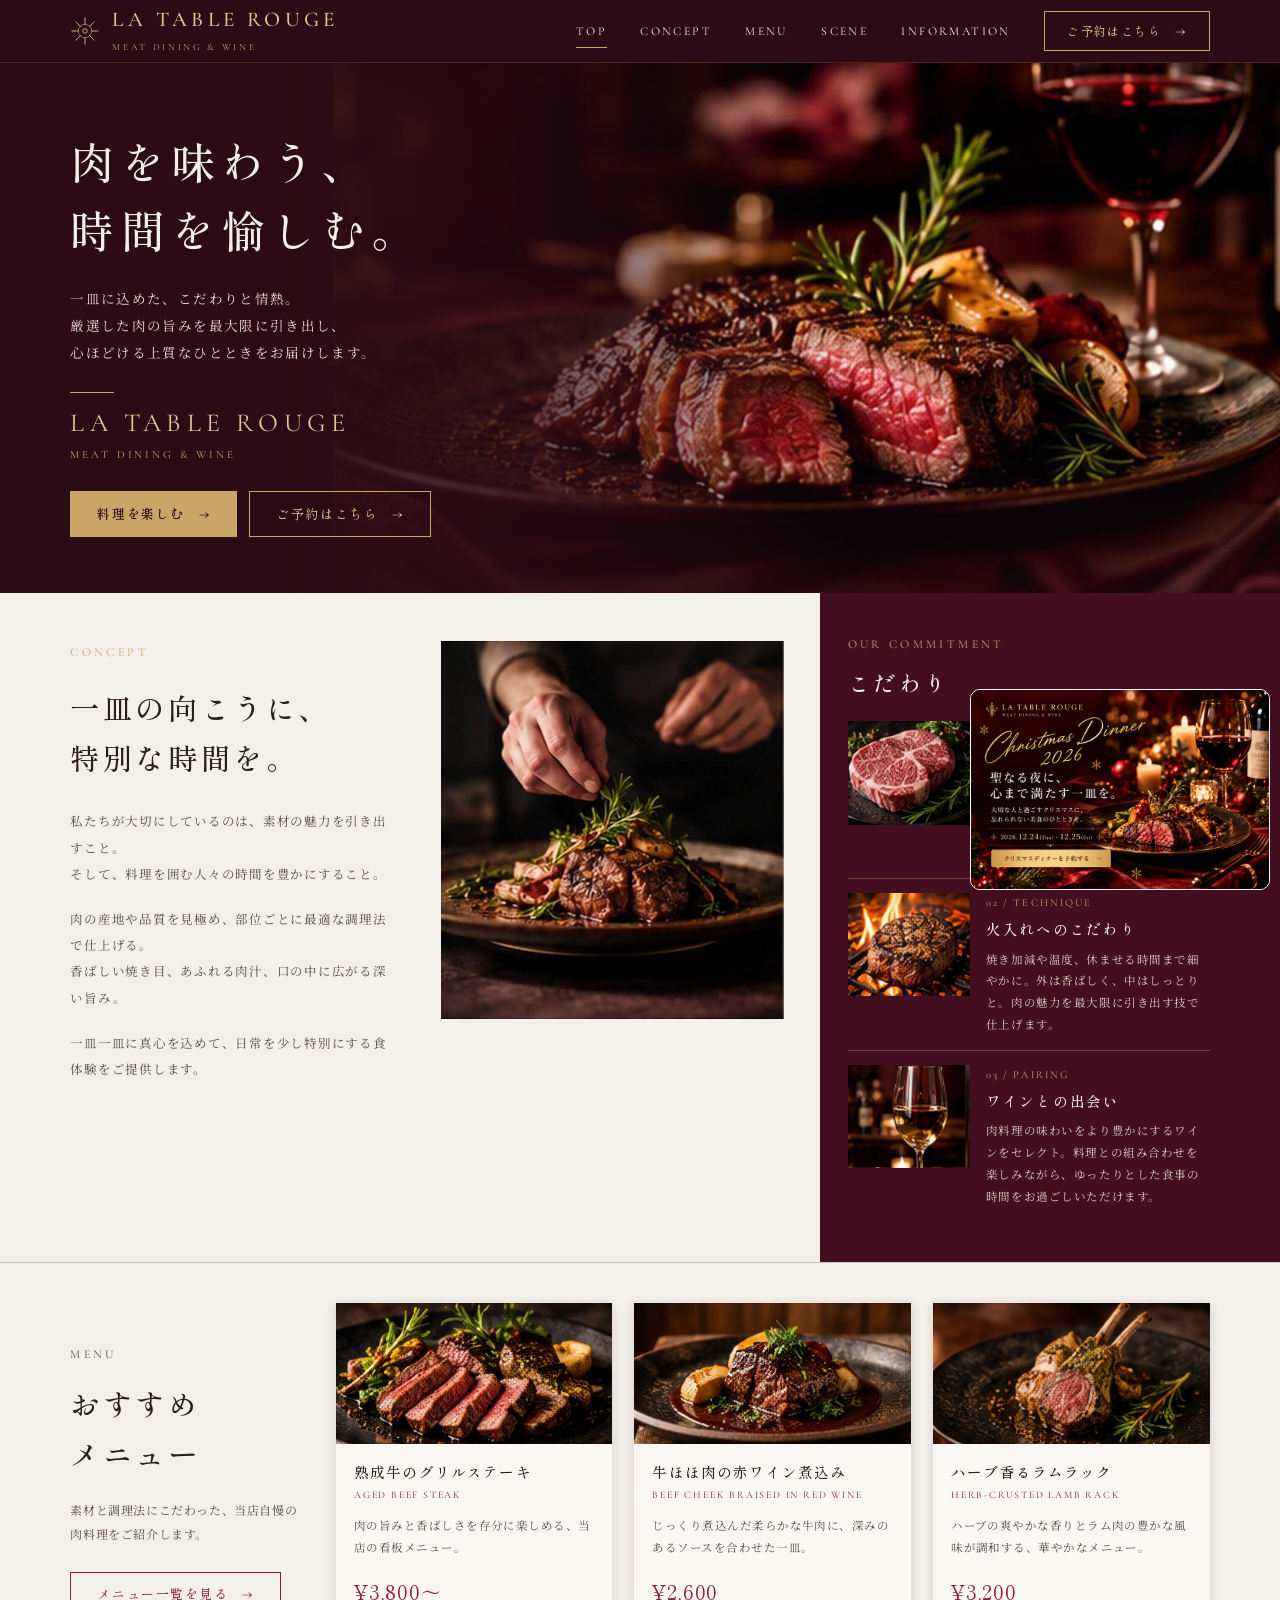
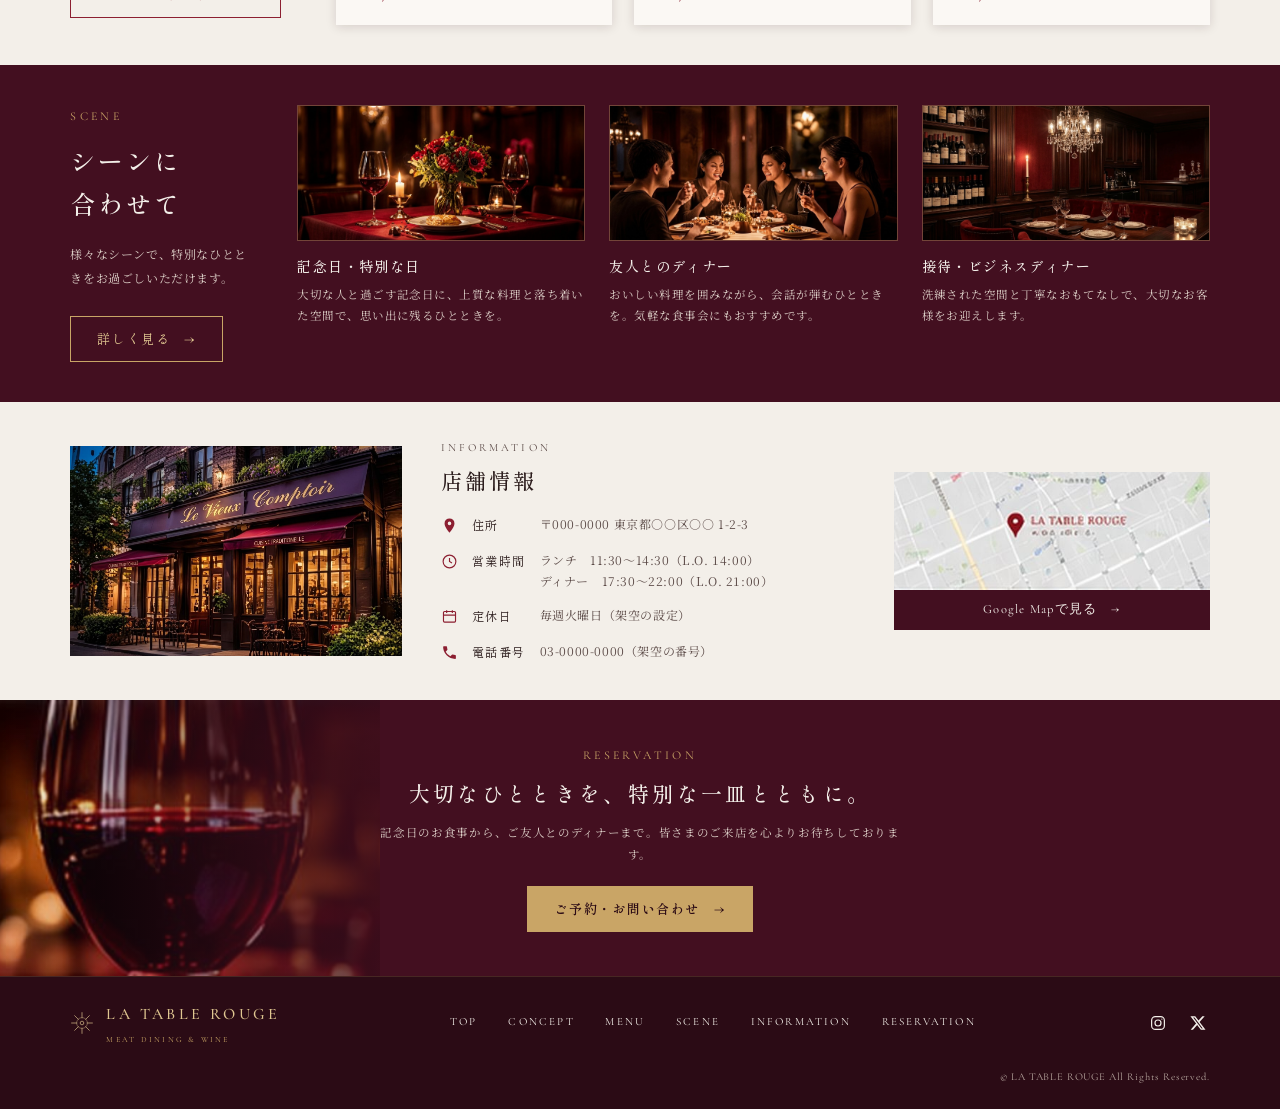
<file: index.html>
<!doctype html><html><head><meta charset=utf8><meta name=viewport content="width=device-width,initial-scale=1,viewport-fit=cover"><style>:root{color-scheme:light;box-sizing:border-box;padding-top:env(safe-area-inset-top,0px);padding-bottom:env(safe-area-inset-bottom,0px)}html{scroll-padding-top:env(safe-area-inset-top,0px)}body{margin:0;padding:0;font:14px -apple-system,BlinkMacSystemFont,sans-serif;background:#fff;color:#000}img{max-width:100%}[hidden]:not([hidden=until-found i]){display:none!important}</style></head><body>
<title>LA TABLE ROUGE</title>
<meta name="claude:viewport-fit-sides" content="cover">
<link rel="stylesheet" href="style.css">
<link rel="preconnect" href="https://fonts.googleapis.com">
<link rel="preconnect" href="https://fonts.gstatic.com" crossorigin>
<link rel="stylesheet" href="https://fonts.googleapis.com/css2?family=Cormorant+Garamond:wght@400;500;600&family=Noto+Serif+JP:wght@300;400;500&family=Shippori+Mincho:wght@400;500;600&display=swap">


<div class="page">

<header class="site-header">
  <div class="inner gutter-x">
    <a class="logo" href="#top" aria-label="LA TABLE ROUGE トップへ">
      <svg viewBox="0 0 40 40" fill="none" stroke="currentColor" stroke-width="1.1" aria-hidden="true">
        <circle cx="20" cy="20" r="3"/>
        <path d="M20 2v10M20 28v10M2 20h10M28 20h10M7.3 7.3l7 7M25.7 25.7l7 7M32.7 7.3l-7 7M14.3 25.7l-7 7"/>
        <circle cx="20" cy="20" r="9" stroke-opacity=".6"/>
      </svg>
      <span><span class="name">LA TABLE ROUGE</span><span class="sub">MEAT DINING &amp; WINE</span></span>
    </a>
    <nav class="gnav" aria-label="メインメニュー">
      <a class="nav-link is-current" href="#top">TOP</a>
      <a class="nav-link" href="#concept">CONCEPT</a>
      <a class="nav-link" href="menu.html">MENU</a>
      <a class="nav-link" href="scene.html">SCENE</a>
      <a class="nav-link" href="info.html">INFORMATION</a>
      <a class="btn btn-line" href="online.html">ご予約はこちら <span class="arrow">→</span></a>
    </nav>
  </div>
</header>

<main>
  <section class="hero" id="top">
    <div class="hero-photo"><img src="images/hero.jpg" alt="ローズマリーを添えた、ミディアムレアのグリルステーキ。奥に赤ワインのグラス"></div>
    <div class="inner gutter-l gutter-r">
      <h1>肉を味わう、<br>時間を愉しむ。</h1>
      <p class="lead">一皿に込めた、こだわりと情熱。<br>厳選した肉の旨みを最大限に引き出し、<br>心ほどける上質なひとときをお届けします。</p>
      <div class="brand-rule"></div>
      <div class="brand-big">LA TABLE ROUGE</div>
      <div class="brand-small">MEAT DINING &amp; WINE</div>
      <div class="actions">
        <a class="btn btn-fill" href="menu.html">料理を楽しむ <span class="arrow">→</span></a>
        <a class="btn btn-line" href="online.html">ご予約はこちら <span class="arrow">→</span></a>
      </div>
    </div>
  </section>

  <div class="cc">
    <section class="concept" id="concept">
      <div class="inner gutter-l">
        <div class="copy">
          <div class="eyebrow">CONCEPT</div>
          <h2 class="h2">一皿の向こうに、<br>特別な時間を。</h2>
          <p>私たちが大切にしているのは、素材の魅力を引き出すこと。<br>そして、料理を囲む人々の時間を豊かにすること。</p>
          <p>肉の産地や品質を見極め、部位ごとに最適な調理法で仕上げる。<br>香ばしい焼き目、あふれる肉汁、口の中に広がる深い旨み。</p>
          <p>一皿一皿に真心を込めて、日常を少し特別にする食体験をご提供します。</p>
        </div>
        <div class="photo"><img src="images/concept.jpg" alt="仕上げにハーブを添えるシェフの手元"></div>
      </div>
    </section>

    <section class="commit" aria-labelledby="commit-title">
      <div class="gutter-r">
        <div class="eyebrow">OUR COMMITMENT</div>
        <h2 class="h2" id="commit-title">こだわり</h2>
        <ul>
          <li>
            <div class="thumb"><img src="images/INGREDIENTS.jpg" alt="霜降りの生の牛肉"></div>
            <div>
              <div class="no">01 / INGREDIENTS</div>
              <h3>素材へのこだわり</h3>
              <p>肉本来の旨みと食感を大切に、品質を見極めた素材を厳選。部位ごとの個性を生かし、素材が持つおいしさを丁寧に引き出します。</p>
            </div>
          </li>
          <li>
            <div class="thumb"><img src="images/TECHNIQUE.jpg" alt="炎の上で焼かれるステーキ"></div>
            <div>
              <div class="no">02 / TECHNIQUE</div>
              <h3>火入れへのこだわり</h3>
              <p>焼き加減や温度、休ませる時間まで細やかに。外は香ばしく、中はしっとりと。肉の魅力を最大限に引き出す技で仕上げます。</p>
            </div>
          </li>
          <li>
            <div class="thumb"><img src="images/PAIRING.jpg" alt="赤ワインのグラス"></div>
            <div>
              <div class="no">03 / PAIRING</div>
              <h3>ワインとの出会い</h3>
              <p>肉料理の味わいをより豊かにするワインをセレクト。料理との組み合わせを楽しみながら、ゆったりとした食事の時間をお過ごしいただけます。</p>
            </div>
          </li>
        </ul>
      </div>
    </section>
  </div>

  <section class="menu on-light" id="menu">
    <div class="inner gutter-x">
      <div class="intro">
        <div class="eyebrow">MENU</div>
        <h2 class="h2">おすすめメニュー</h2>
        <p>素材と調理法にこだわった、当店自慢の肉料理をご紹介します。</p>
        <a class="btn btn-rouge" href="menu.html">メニュー一覧を見る <span class="arrow">→</span></a>
      </div>
      <div class="cards">
        <article class="card">
          <div class="photo"><img src="images/AgedBeefSteak.jpg" alt="厚切りにした熟成牛のグリルステーキ"></div>
          <div class="body">
            <h3>熟成牛のグリルステーキ</h3>
            <div class="en">Aged Beef Steak</div>
            <p>肉の旨みと香ばしさを存分に楽しめる、当店の看板メニュー。</p>
            <div class="price">¥3,800〜</div>
          </div>
        </article>
        <article class="card">
          <div class="photo"><img src="images/BeefCheekBraiseaInRedWine.jpg" alt="赤ワインで煮込んだ牛ほほ肉"></div>
          <div class="body">
            <h3>牛ほほ肉の赤ワイン煮込み</h3>
            <div class="en">Beef Cheek Braised in Red Wine</div>
            <p>じっくり煮込んだ柔らかな牛肉に、深みのあるソースを合わせた一皿。</p>
            <div class="price">¥2,600</div>
          </div>
        </article>
        <article class="card">
          <div class="photo"><img src="images/HerbCrustedLambRack.jpg" alt="ハーブをまとったラムラック"></div>
          <div class="body">
            <h3>ハーブ香るラムラック</h3>
            <div class="en">Herb-Crusted Lamb Rack</div>
            <p>ハーブの爽やかな香りとラム肉の豊かな風味が調和する、華やかなメニュー。</p>
            <div class="price">¥3,200</div>
          </div>
        </article>
      </div>
    </div>
  </section>

  <section class="scene" id="scene">
    <div class="inner gutter-x">
      <div class="intro">
        <div class="eyebrow">SCENE</div>
        <h2 class="h2">シーンに合わせて</h2>
        <p>様々なシーンで、特別なひとときをお過ごしいただけます。</p>
        <a class="btn btn-line" href="scene.html">詳しく見る <span class="arrow">→</span></a>
      </div>
      <div class="scene-list">
        <article class="scene-item">
          <div class="photo"><img src="images/SCENE1.jpg" alt="バラとキャンドルを飾った記念日のテーブル"></div>
          <h3>記念日・特別な日</h3>
          <p>大切な人と過ごす記念日に、上質な料理と落ち着いた空間で、思い出に残るひとときを。</p>
        </article>
        <article class="scene-item">
          <div class="photo"><img src="images/SCENE2.jpg" alt="食事を囲んで談笑する友人たち"></div>
          <h3>友人とのディナー</h3>
          <p>おいしい料理を囲みながら、会話が弾むひとときを。気軽な食事会にもおすすめです。</p>
        </article>
        <article class="scene-item">
          <div class="photo"><img src="images/SCENE3.jpg" alt="赤い壁の落ち着いた店内"></div>
          <h3>接待・ビジネスディナー</h3>
          <p>洗練された空間と丁寧なおもてなしで、大切なお客様をお迎えします。</p>
        </article>
      </div>
    </div>
  </section>

  <section class="info on-light" id="information">
    <div class="inner gutter-x">
      <div class="shop"><img src="images/INFORMATION.jpg" alt="夕暮れに明かりが灯るLA TABLE ROUGEの外観"></div>
      <div>
        <div class="eyebrow">INFORMATION</div>
        <h2 class="h2">店舗情報</h2>
        <dl>
          <div class="row">
            <svg class="ico" viewBox="0 0 24 24" fill="currentColor" aria-hidden="true"><path d="M12 2a7 7 0 0 0-7 7c0 5.2 7 13 7 13s7-7.8 7-13a7 7 0 0 0-7-7zm0 9.5A2.5 2.5 0 1 1 12 6.5a2.5 2.5 0 0 1 0 5z"/></svg>
            <dt>住所</dt>
            <dd>〒000-0000 東京都○○区○○ 1-2-3</dd>
          </div>
          <div class="row">
            <svg class="ico" viewBox="0 0 24 24" fill="none" stroke="currentColor" stroke-width="1.6" aria-hidden="true"><circle cx="12" cy="12" r="9"/><path d="M12 7v5l3.5 2"/></svg>
            <dt>営業時間</dt>
            <dd>ランチ　11:30〜14:30（L.O. 14:00）<br>ディナー　17:30〜22:00（L.O. 21:00）</dd>
          </div>
          <div class="row">
            <svg class="ico" viewBox="0 0 24 24" fill="none" stroke="currentColor" stroke-width="1.6" aria-hidden="true"><rect x="3.5" y="5" width="17" height="15" rx="1.5"/><path d="M3.5 10h17M8 3v4M16 3v4"/></svg>
            <dt>定休日</dt>
            <dd>毎週火曜日（架空の設定）</dd>
          </div>
          <div class="row">
            <svg class="ico" viewBox="0 0 24 24" fill="currentColor" aria-hidden="true"><path d="M6.6 10.8a15 15 0 0 0 6.6 6.6l2.2-2.2a1 1 0 0 1 1-.25 11.4 11.4 0 0 0 3.6.57 1 1 0 0 1 1 1V20a1 1 0 0 1-1 1A17 17 0 0 1 3 4a1 1 0 0 1 1-1h3.5a1 1 0 0 1 1 1c0 1.25.2 2.45.57 3.57a1 1 0 0 1-.25 1z"/></svg>
            <dt>電話番号</dt>
            <dd>03-0000-0000（架空の番号）</dd>
          </div>
        </dl>
      </div>
      <div class="map">
        <div class="map-img"><img src="images/map.jpg" alt="LA TABLE ROUGE周辺の地図"></div>
        <a class="map-link" href="https://www.google.com/maps" target="_blank" rel="noopener">Google Mapで見る <span>→</span></a>
      </div>
    </div>
  </section>

  <section class="reserve" id="reservation">
    <div class="bg"><img src="images/reservation.jpg" alt="" aria-hidden="true"></div>
    <div class="inner gutter-x">
      <div class="eyebrow">RESERVATION</div>
      <h2>大切なひとときを、特別な一皿とともに。</h2>
      <p>記念日のお食事から、ご友人とのディナーまで。皆さまのご来店を心よりお待ちしております。</p>
      <a class="btn btn-fill" href="online.html">ご予約・お問い合わせ <span class="arrow">→</span></a>
    </div>
  </section>
</main>

<footer class="site-footer">
  <div class="inner gutter-x">
    <a class="logo" href="#top" aria-label="LA TABLE ROUGE トップへ">
      <svg viewBox="0 0 40 40" fill="none" stroke="currentColor" stroke-width="1.1" aria-hidden="true">
        <circle cx="20" cy="20" r="3"/>
        <path d="M20 2v10M20 28v10M2 20h10M28 20h10M7.3 7.3l7 7M25.7 25.7l7 7M32.7 7.3l-7 7M14.3 25.7l-7 7"/>
        <circle cx="20" cy="20" r="9" stroke-opacity=".6"/>
      </svg>
      <span><span class="name">LA TABLE ROUGE</span><span class="sub">MEAT DINING &amp; WINE</span></span>
    </a>
    <nav class="fnav" aria-label="フッターメニュー">
      <a href="#top">TOP</a>
      <a href="#concept">CONCEPT</a>
      <a href="menu.html">MENU</a>
      <a href="scene.html">SCENE</a>
      <a href="info.html">INFORMATION</a>
      <a href="#reservation">RESERVATION</a>
    </nav>
    <div class="sns">
      <a href="#top" aria-label="Instagram">
        <svg viewBox="0 0 24 24" fill="none" stroke="currentColor" stroke-width="1.6" aria-hidden="true"><rect x="3.5" y="3.5" width="17" height="17" rx="5"/><circle cx="12" cy="12" r="4"/><circle cx="17.2" cy="6.8" r="0.9" fill="currentColor" stroke="none"/></svg>
      </a>
      <a href="#top" aria-label="X">
        <svg viewBox="0 0 24 24" fill="currentColor" aria-hidden="true"><path d="M17.8 3h3.1l-6.8 7.7L22 21h-6.2l-4.9-6.3L5.3 21H2.2l7.2-8.2L1.9 3h6.4l4.4 5.8L17.8 3zm-1.1 16.2h1.7L7.3 4.7H5.5l11.2 14.5z"/></svg>
      </a>
    </div>
    <div class="copy-right">© LA TABLE ROUGE All Rights Reserved.</div>
  </div>
</footer>
<div class="banner">
  <a href="../レストラン/lp/index.html"><img src="images/banner.png" alt=""></a></div>
</div>

</body></html>
</file>
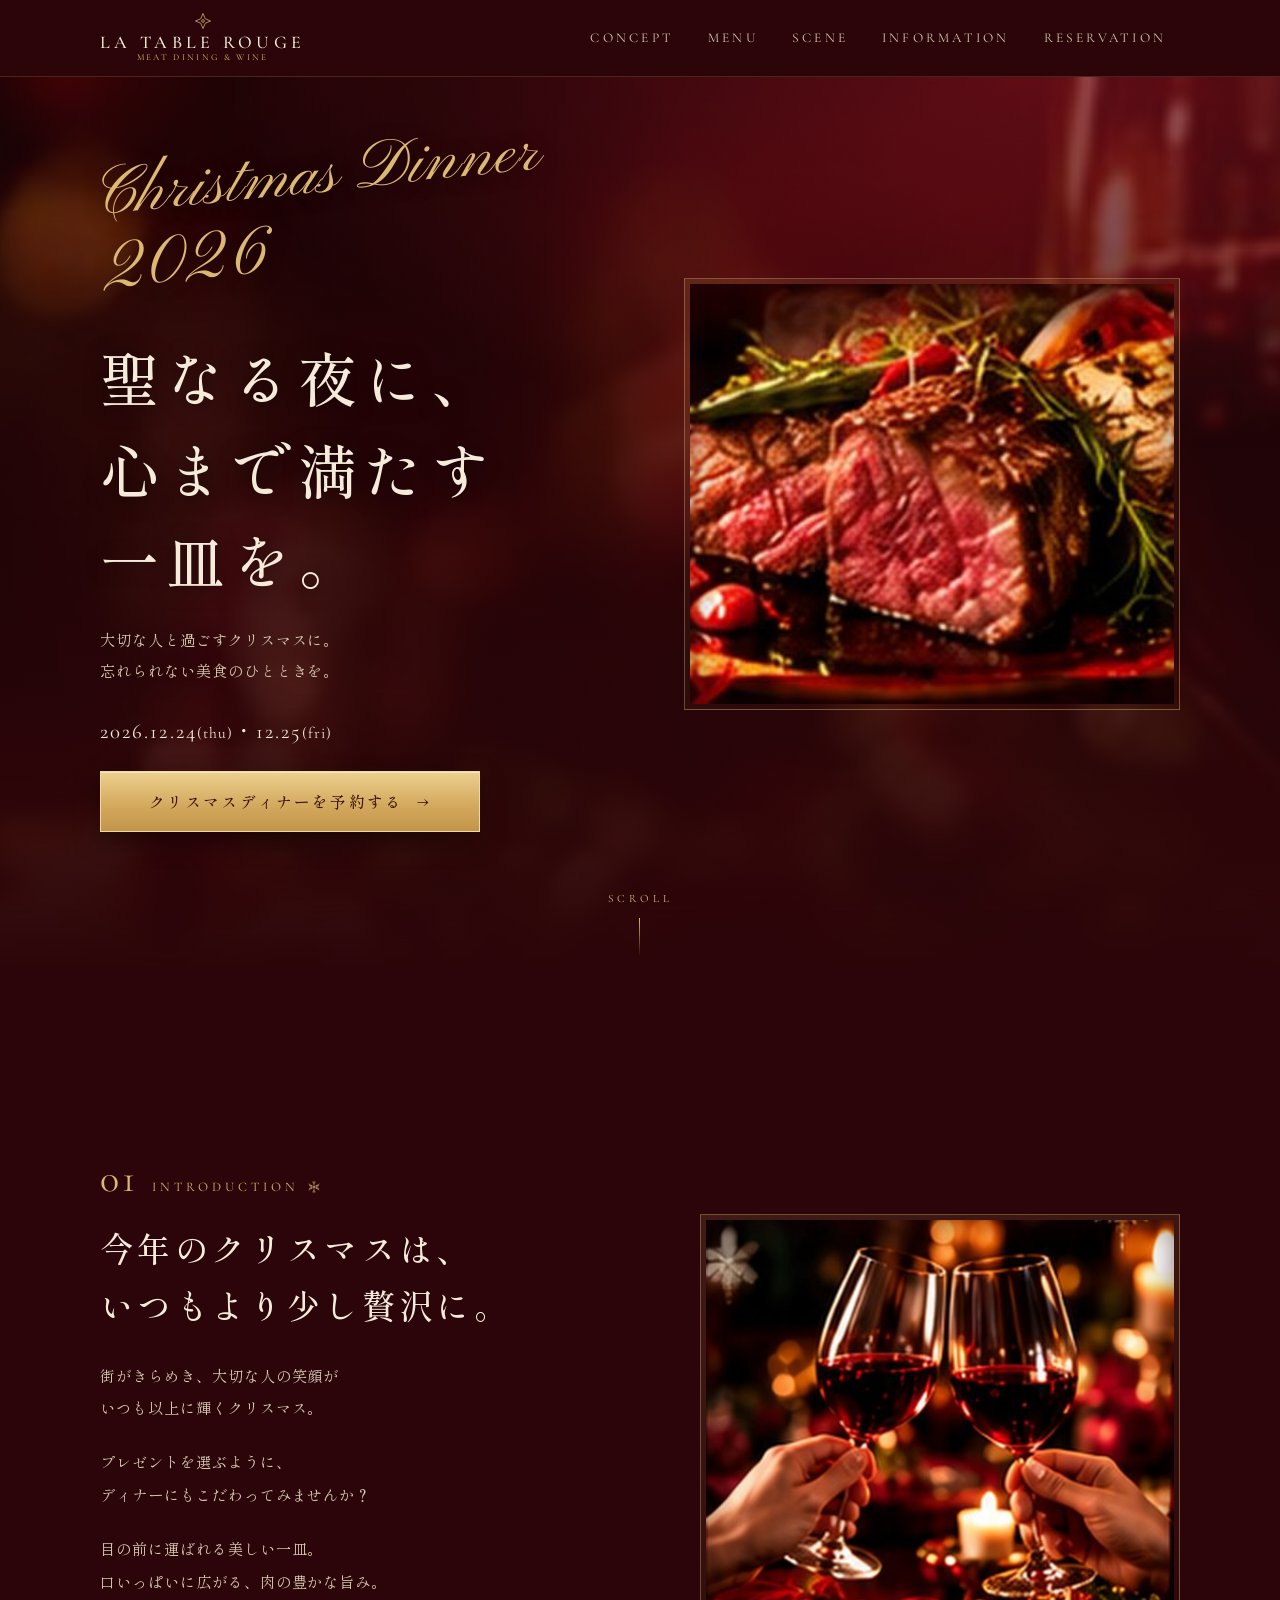
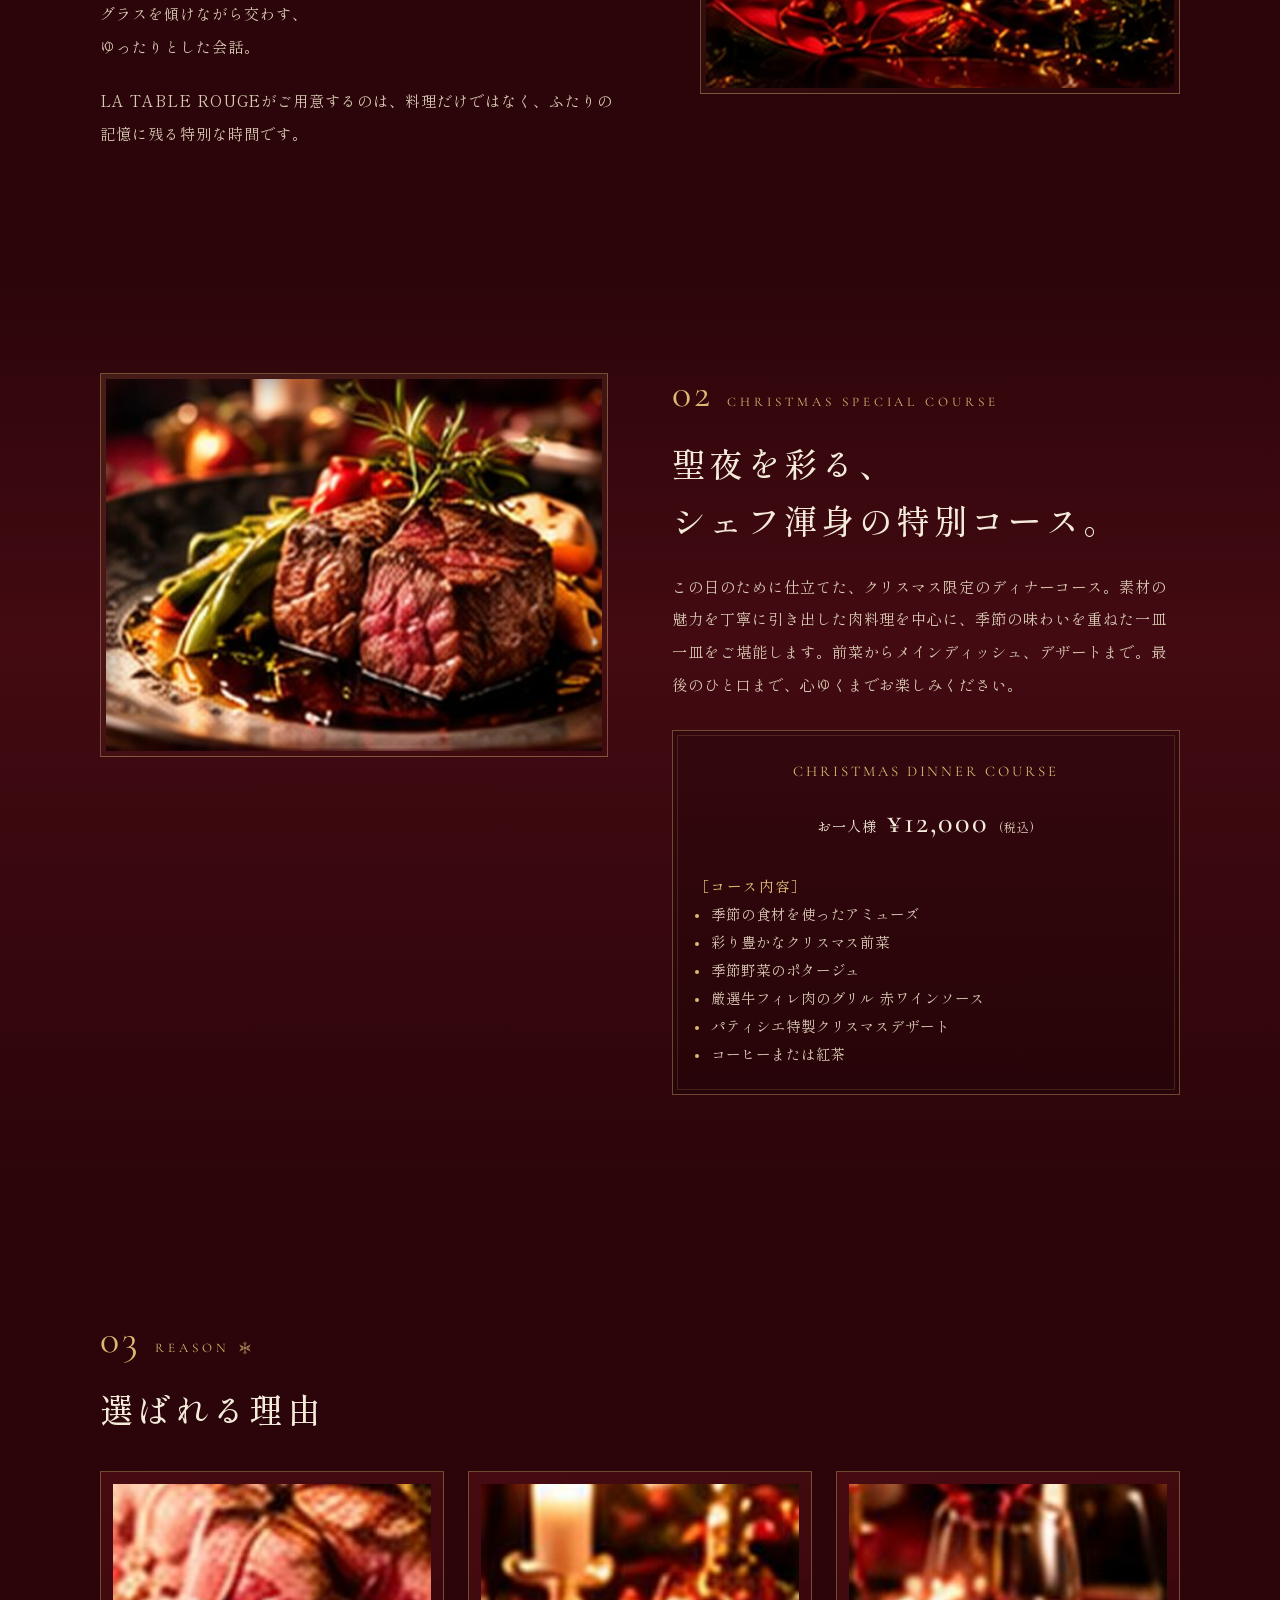
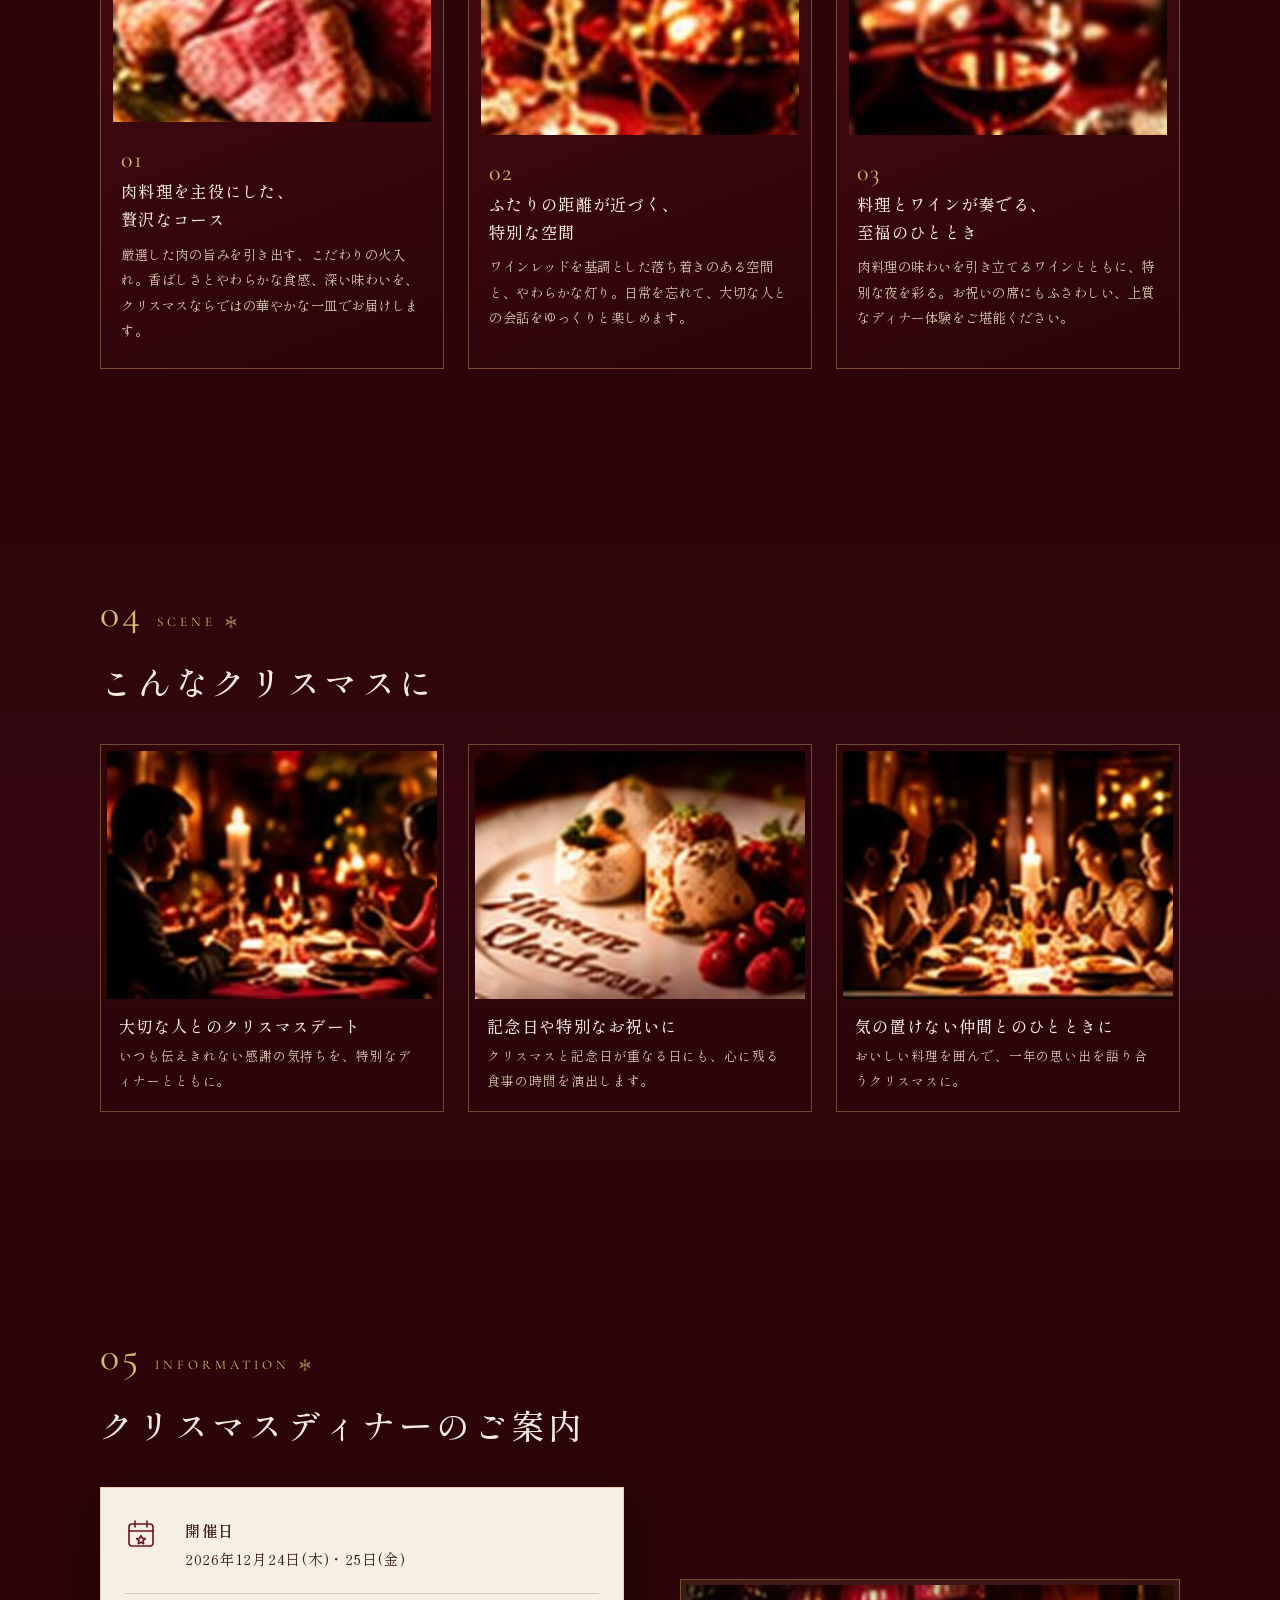
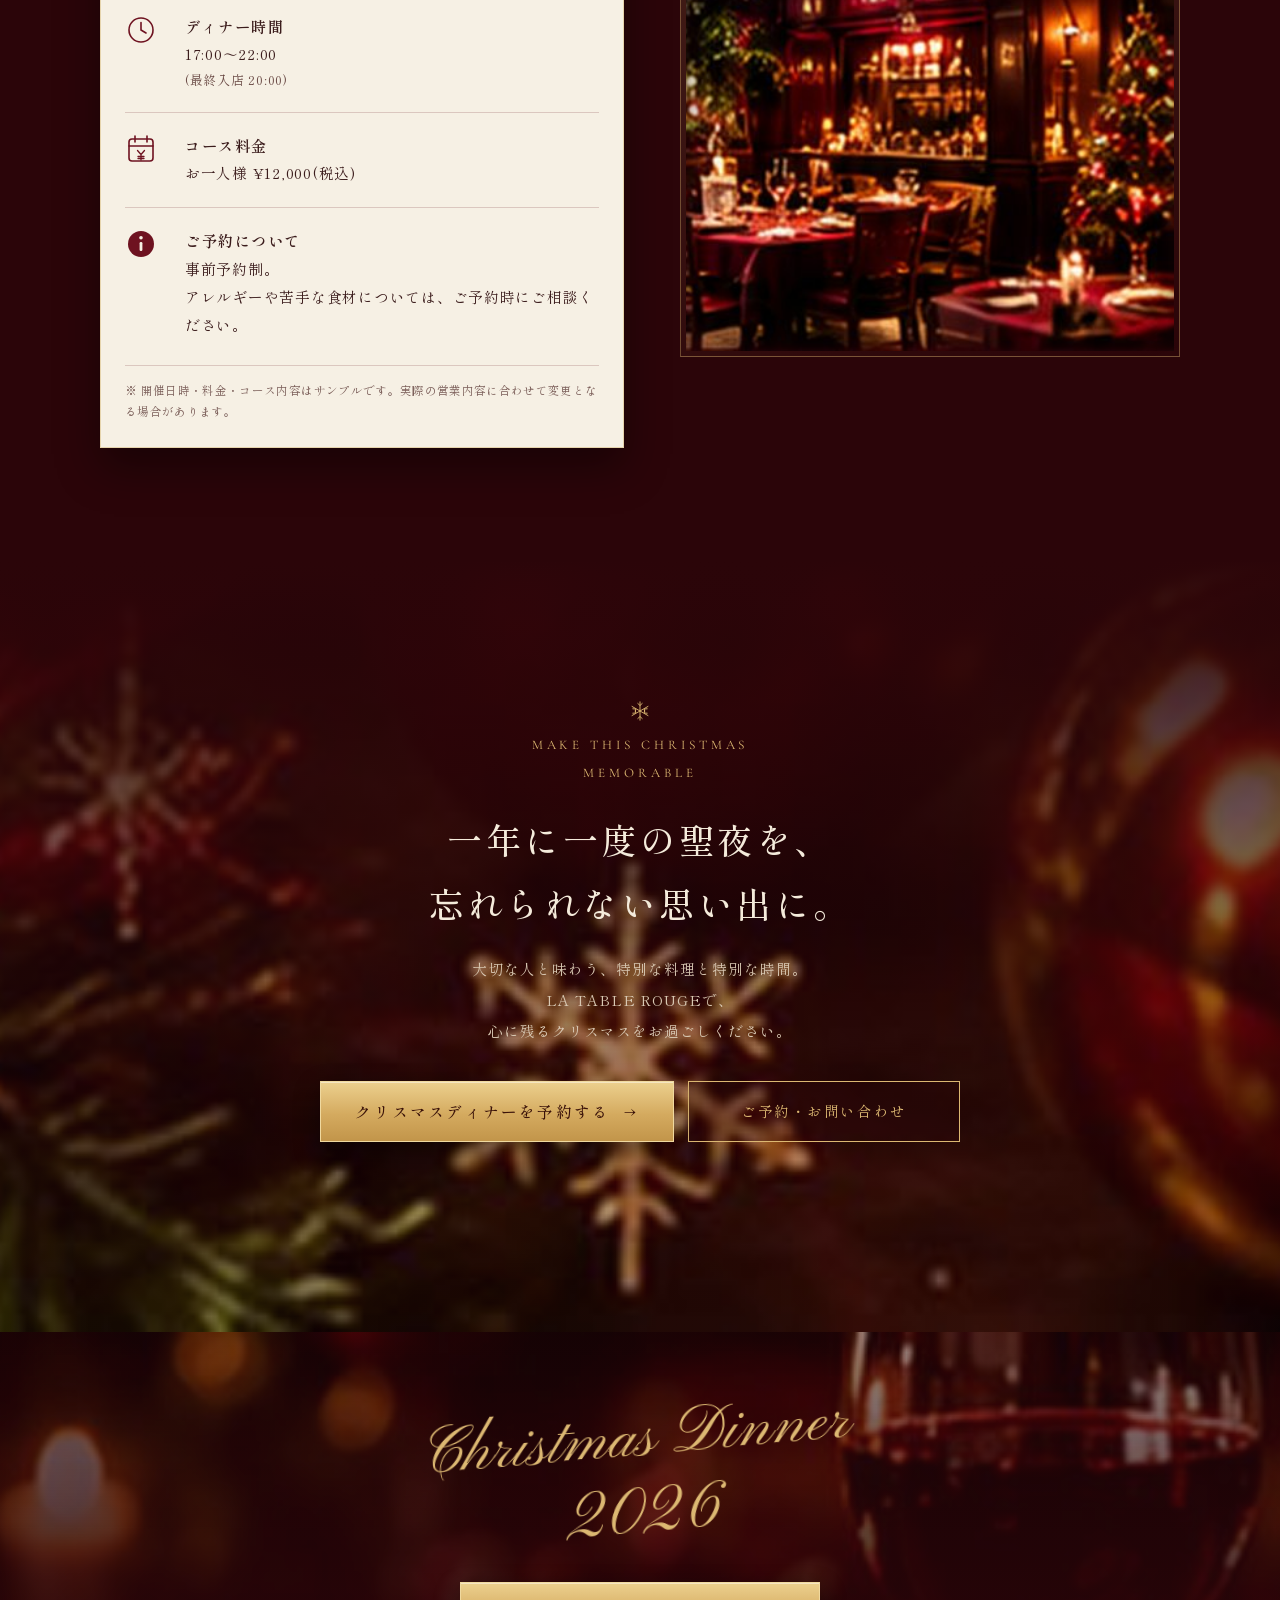
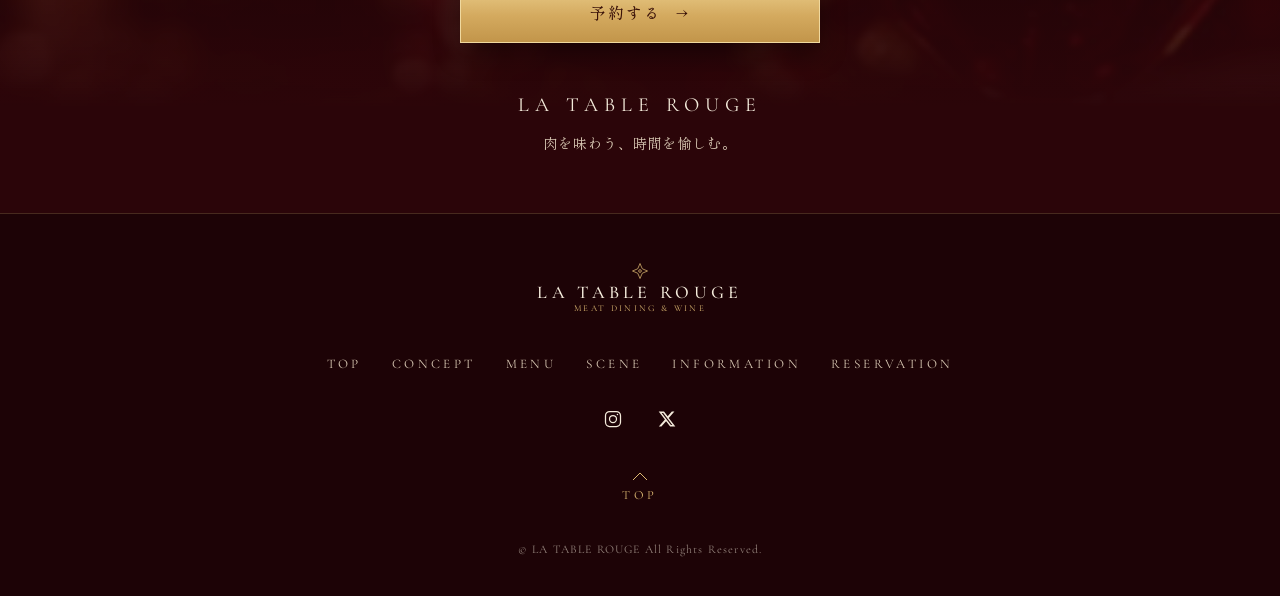
<file: lp/index.html>
<!doctype html><html><head><meta charset=utf8><meta name=viewport content="width=device-width,initial-scale=1,viewport-fit=cover"><style>:root{color-scheme:light;box-sizing:border-box;padding-top:env(safe-area-inset-top,0px);padding-bottom:env(safe-area-inset-bottom,0px)}html{scroll-padding-top:env(safe-area-inset-top,0px)}body{margin:0;padding:0;font:14px -apple-system,BlinkMacSystemFont,sans-serif;background:#fff;color:#000}img{max-width:100%}[hidden]:not([hidden=until-found i]){display:none!important}</style></head><body>
<title>La Table Rouge Christmas Dinner</title>
<meta name="claude:viewport-fit-sides" content="cover">
<link rel="preconnect" href="https://fonts.googleapis.com">
<link rel="preconnect" href="https://fonts.gstatic.com" crossorigin>
<link href="https://fonts.googleapis.com/css2?family=Cormorant+Garamond:wght@400;500;600&family=Pinyon+Script&family=Shippori+Mincho:wght@400;500;600&display=swap" rel="stylesheet">
<style>
/* Layout: a single dark burgundy world; mobile-first column that opens into two-column bands on desktop. Gold is the only accent. */
:root{
  --bg:#2b0509;
  --bg-2:#430a12;
  --wine:#5e0f1b;
  --gold:#dcb872;
  --gold-deep:#b8904f;
  --cream:#f4ebdb;
  --cream-dim:#d9c9b4;
  --paper:#f6f0e4;
  --ink:#3b1c1c;
  --line:rgba(220,184,114,.38);
  --serif-jp:"Shippori Mincho","Hiragino Mincho ProN","Yu Mincho","YuMincho",serif;
  --serif-en:"Cormorant Garamond","Times New Roman",serif;
  --script:"Pinyon Script","Snell Roundhand",cursive;
  --bokeh:url("[data-uri]");
  color-scheme:dark;
}
*{box-sizing:border-box}
html{scroll-behavior:smooth}
body{
  background:var(--bg);
  color:var(--cream);
  font-family:var(--serif-jp);
  font-size:15px;
  line-height:2;
  letter-spacing:.06em;
  -webkit-font-smoothing:antialiased;
  overflow-x:hidden;
}
body::before{content:"";position:fixed;inset:0 0 auto;height:env(safe-area-inset-top,0px);z-index:60;background:#2b0509}
img{display:block;max-width:100%;height:auto}
a{color:inherit;text-decoration:none}
h1,h2,h3,p,ul,dl,dd{margin:0}
ul{padding:0;list-style:none}
:focus-visible{outline:2px solid var(--gold);outline-offset:3px}
.wrap{width:min(100%,1120px);margin-inline:auto;padding-left:max(20px,env(safe-area-inset-left,0px));padding-right:max(20px,env(safe-area-inset-right,0px))}
.band{padding-block:72px;position:relative}
.band > *{min-width:0}

/* ---------- shared pieces ---------- */
.eyebrow{display:flex;align-items:baseline;gap:14px;font-family:var(--serif-en);color:var(--gold)}
.eyebrow .no{font-size:2.5rem;font-weight:400;line-height:1;letter-spacing:.08em}
.eyebrow .lb{font-size:.82rem;letter-spacing:.3em;text-transform:uppercase;display:flex;align-items:center;gap:8px}
.eyebrow .lb svg{width:14px;height:14px}
.h2{font-size:clamp(1.45rem,5.6vw,2.1rem);font-weight:500;line-height:1.7;letter-spacing:.1em;margin-top:18px;text-wrap:balance}
.h2 .q{color:var(--gold)}
.lead p+p{margin-top:1.4em}
.lead{color:var(--cream-dim);font-size:.95rem;line-height:2.15}
.orn{display:flex;align-items:center;gap:12px;color:var(--gold);justify-content:center}
.orn::before,.orn::after{content:"";height:1px;flex:1;max-width:120px;background:linear-gradient(90deg,transparent,var(--gold))}
.orn::after{transform:scaleX(-1)}
.orn i{width:7px;height:7px;border:1px solid var(--gold);transform:rotate(45deg)}
.photo{position:relative;border:1px solid var(--line);padding:5px;background:linear-gradient(160deg,rgba(220,184,114,.12),rgba(0,0,0,0))}
.photo img{width:100%;object-fit:cover}
.photo::after{content:"";position:absolute;inset:5px;box-shadow:inset 0 0 30px rgba(43,5,9,.55);pointer-events:none}

.btn{
  display:flex;align-items:center;justify-content:center;gap:14px;
  min-height:56px;padding:14px 28px;width:100%;
  font-family:var(--serif-jp);font-weight:500;font-size:.98rem;letter-spacing:.14em;
  color:#3a1209;
  background:linear-gradient(180deg,#ecd08e 0%,#d4aa5f 55%,#c2954a 100%);
  border:1px solid #f0d99f;
  box-shadow:0 10px 26px rgba(0,0,0,.4),inset 0 1px 0 rgba(255,255,255,.45);
  position:relative;overflow:hidden;cursor:pointer;
  transition:transform .25s ease,box-shadow .25s ease,filter .25s ease;
}
.btn::after{content:"";position:absolute;top:0;bottom:0;left:-60%;width:40%;background:linear-gradient(100deg,transparent,rgba(255,255,255,.5),transparent);transform:skewX(-20deg);transition:left .7s ease}
.btn:hover{transform:translateY(-2px);box-shadow:0 14px 30px rgba(0,0,0,.5),inset 0 1px 0 rgba(255,255,255,.5);filter:brightness(1.04)}
.btn:hover::after{left:130%}
.btn .ar{font-family:var(--serif-en);font-size:1.15rem;line-height:1}

/* ---------- header ---------- */
.hd{position:sticky;top:env(safe-area-inset-top,0px);z-index:50;background:linear-gradient(180deg,#2b0509 0%,rgba(43,5,9,.92) 100%);border-bottom:1px solid rgba(220,184,114,.18);backdrop-filter:blur(6px)}
.hd .wrap{display:flex;align-items:center;justify-content:space-between;height:64px;gap:12px}
.logo{display:flex;flex-direction:column;align-items:center;line-height:1.2;font-family:var(--serif-en);color:var(--cream)}
.logo b{font-weight:500;font-size:1.12rem;letter-spacing:.24em}
.logo small{font-size:.56rem;letter-spacing:.26em;color:var(--gold)}
.logo .crest{width:18px;height:18px;color:var(--gold);margin-bottom:2px}
.ib{width:44px;height:44px;display:grid;place-items:center;background:none;border:0;color:var(--cream);cursor:pointer;padding:0}
.ib svg{width:24px;height:24px}
.hd-nav{display:none}
.hd-back{visibility:hidden}

/* ---------- overlay nav ---------- */
.ov{position:fixed;inset:0;z-index:80;background:radial-gradient(120% 80% at 50% 0%,#4a0c16,#240409 70%);display:flex;flex-direction:column;align-items:center;justify-content:center;gap:34px;padding:calc(40px + env(safe-area-inset-top,0px)) max(20px,env(safe-area-inset-left,0px)) calc(40px + env(safe-area-inset-bottom,0px)) max(20px,env(safe-area-inset-right,0px))}
.ov .ib{position:absolute;top:calc(10px + env(safe-area-inset-top,0px));right:max(12px,env(safe-area-inset-right,0px))}
.ov ul{display:flex;flex-direction:column;align-items:center;gap:6px}
.ov a.nl{display:block;padding:10px 24px;font-family:var(--serif-en);letter-spacing:.3em;font-size:1rem;color:var(--cream)}
.ov a.nl:hover{color:var(--gold)}

/* ---------- hero ---------- */
.hero{
  background:
    radial-gradient(90% 55% at 80% 0%,rgba(150,20,35,.55),transparent 70%),
    linear-gradient(180deg,rgba(43,5,9,.55),var(--bg) 92%),
    var(--bokeh) center top/cover no-repeat,
    var(--bg);
  padding-block:56px 64px;overflow:hidden;
}
.hero .wrap{display:grid;gap:0;grid-template-areas:"script" "title" "sub" "photo" "date" "cta" "scroll"}
.hero-script{grid-area:script;font-family:var(--script);font-size:clamp(2.5rem,12vw,4.2rem);line-height:1.1;color:var(--gold);transform:rotate(-6deg);transform-origin:left;margin:6px 0 20px -2px;text-shadow:0 2px 18px rgba(0,0,0,.5)}
.hero h1{grid-area:title;font-size:clamp(2rem,9.2vw,3.7rem);font-weight:500;line-height:1.55;letter-spacing:.12em;text-shadow:0 2px 20px rgba(0,0,0,.55)}
.hero-sub{grid-area:sub;margin-top:18px;color:var(--cream-dim);font-size:.95rem;line-height:2}
.hero .photo{grid-area:photo;margin-top:34px}
.hero .photo img{aspect-ratio:16/9}
.hero-date{grid-area:date;margin-top:26px;text-align:center;font-family:var(--serif-en);font-size:1.3rem;letter-spacing:.1em;color:var(--cream)}
.hero-date small{font-size:.75em;letter-spacing:.06em}
.hero .btn{grid-area:cta;margin-top:18px}
.scroll{grid-area:scroll;margin:34px auto 0;display:flex;flex-direction:column;align-items:center;gap:8px;font-family:var(--serif-en);font-size:.7rem;letter-spacing:.34em;color:var(--gold)}
.scroll i{width:1px;height:38px;background:linear-gradient(var(--gold),transparent);position:relative;overflow:hidden}
.scroll i::after{content:"";position:absolute;left:0;top:-14px;width:1px;height:14px;background:#fff;animation:drop 2.2s ease-in-out infinite}
@keyframes drop{to{top:42px}}

/* ---------- 01 intro ---------- */
.intro .grid{display:grid;gap:36px}
.intro .quote{margin-top:26px}
.intro .photo img{aspect-ratio:1/1}

/* ---------- 02 course ---------- */
.course{background:linear-gradient(180deg,var(--bg),var(--bg-2) 40%,var(--bg))}
.course .grid{display:grid;gap:34px}
.course .photo img{aspect-ratio:45/32}
.course-box{margin-top:30px;border:1px solid var(--line);padding:26px 22px;background:rgba(0,0,0,.18);position:relative}
.course-box::before{content:"";position:absolute;inset:4px;border:1px solid rgba(220,184,114,.16);pointer-events:none}
.course-box .cap{font-family:var(--serif-en);letter-spacing:.2em;color:var(--gold);font-size:.92rem;text-align:center}
.course-box .price{display:flex;align-items:baseline;justify-content:center;gap:10px;margin-top:6px;font-size:.88rem}
.course-box .price b{font-family:var(--serif-en);font-weight:500;font-size:1.9rem;letter-spacing:.06em;color:var(--cream)}
.course-box .price small{font-size:.75rem;color:var(--cream-dim)}
.course-box h3{margin-top:18px;font-size:.88rem;font-weight:500;color:var(--gold);letter-spacing:.14em}
.course-box li{position:relative;padding-left:1.1em;font-size:.9rem;line-height:1.95;color:var(--cream-dim)}
.course-box li::before{content:"";position:absolute;left:0;top:.95em;width:4px;height:4px;border-radius:50%;background:var(--gold)}

/* ---------- 03 reason ---------- */
.reason .list{display:grid;gap:18px;margin-top:34px}
.rcard{display:grid;grid-template-columns:104px 1fr;gap:16px;border:1px solid var(--line);background:linear-gradient(160deg,rgba(94,15,27,.55),rgba(43,5,9,.7));padding:10px;align-items:stretch}
.rcard img{width:100%;height:100%;object-fit:cover;min-height:150px}
.rcard .tx{padding:6px 6px 6px 0;min-width:0}
.rcard .n{font-family:var(--serif-en);font-size:1.5rem;color:var(--gold);line-height:1;letter-spacing:.1em}
.rcard h3{font-size:1.02rem;font-weight:500;line-height:1.7;margin-top:6px;letter-spacing:.08em}
.rcard p{margin-top:8px;font-size:.78rem;line-height:1.9;color:var(--cream-dim);letter-spacing:.04em}

/* ---------- 04 scene ---------- */
.scene{background:linear-gradient(180deg,var(--bg),#350710 50%,var(--bg))}
.scene .list{display:grid;gap:22px;margin-top:34px}
.scard{border:1px solid var(--line);background:rgba(43,5,9,.7);padding:6px 6px 18px}
.scard img{width:100%;aspect-ratio:22/9.5;object-fit:cover}
.scard h3{font-size:1.02rem;font-weight:500;margin:14px 12px 0;letter-spacing:.08em;line-height:1.7}
.scard p{margin:4px 12px 0;font-size:.8rem;color:var(--cream-dim);line-height:1.9}

/* ---------- 05 info ---------- */
.info .grid{display:grid;gap:30px;margin-top:34px}
.paper{background:var(--paper);color:var(--ink);padding:10px 24px 24px;border:1px solid #e6d4ac;box-shadow:0 20px 40px rgba(0,0,0,.4),inset 0 0 0 5px rgba(220,184,114,.0)}
.row{display:grid;grid-template-columns:44px 1fr;gap:16px;padding:20px 0;border-bottom:1px solid rgba(94,15,27,.18)}
.row:last-of-type{border-bottom:0}
.row svg{width:32px;height:32px;color:#6e1220}
.row dt{font-weight:600;font-size:.95rem;letter-spacing:.1em;line-height:1.6}
.row dd{margin-top:2px;font-size:.92rem;line-height:1.9;letter-spacing:.05em}
.row dd small{display:block;font-size:.8rem;color:#6a4a45}
.fine{margin-top:6px;font-size:.72rem;line-height:1.9;color:#7a5d58;letter-spacing:.03em;border-top:1px solid rgba(94,15,27,.18);padding-top:14px}
.info .photo img{aspect-ratio:45/28}

/* ---------- final cta ---------- */
.cta{
  text-align:center;
  background:
    linear-gradient(180deg,var(--bg) 0%,rgba(43,5,9,.6) 45%,rgba(43,5,9,.2) 100%),
    url("[data-uri]") center bottom/cover no-repeat,
    var(--bg);
  padding-block:80px 150px;
}
.cta .eb{font-family:var(--serif-en);letter-spacing:.3em;color:var(--gold);font-size:.82rem;display:flex;flex-direction:column;align-items:center;gap:10px}
.cta .eb svg{width:22px;height:22px}
.cta h2{font-size:clamp(1.4rem,5.6vw,2.2rem);font-weight:500;line-height:1.8;letter-spacing:.1em;margin-top:20px;text-wrap:balance}
.cta p{margin-top:20px;color:var(--cream-dim);font-size:.92rem;line-height:2.1;text-wrap:balance}
.cta .btns{display:grid;gap:14px;margin:34px auto 0;max-width:420px}
.btn-ghost{display:flex;align-items:center;justify-content:center;min-height:52px;border:1px solid var(--gold);color:var(--gold);font-size:.9rem;letter-spacing:.18em;background:rgba(43,5,9,.4);transition:background .25s ease,color .25s ease}
.btn-ghost:hover{background:var(--gold);color:#3a1209}

/* ---------- reserve banner ---------- */
.rb{
  text-align:center;padding-block:70px 56px;overflow:hidden;
  background:
    linear-gradient(180deg,rgba(43,5,9,.5),var(--bg) 78%),
    var(--bokeh) center top/cover no-repeat,
    var(--bg);
}
.rb .sc{font-family:var(--script);font-size:clamp(2.4rem,11vw,4rem);color:var(--gold);transform:rotate(-5deg);line-height:1.2}
.rb .btn{max-width:360px;margin:26px auto 0}
.rb .nm{margin-top:42px;font-family:var(--serif-en);letter-spacing:.3em;font-size:1.25rem;color:var(--cream)}
.rb .tg{margin-top:4px;font-size:.88rem;color:var(--cream-dim)}

/* ---------- footer ---------- */
.ft{background:#1d0306;border-top:1px solid rgba(220,184,114,.22);padding-block:48px 34px;text-align:center}
.ft .logo{margin-inline:auto}
.ft ul{display:flex;flex-wrap:wrap;justify-content:center;gap:2px 22px;margin-top:26px}
.ft ul a{display:block;padding:10px 4px;font-family:var(--serif-en);letter-spacing:.26em;font-size:.82rem;color:var(--cream-dim)}
.ft ul a:hover{color:var(--gold)}
.sns{display:flex;justify-content:center;gap:10px;margin-top:10px}
.sns a{width:44px;height:44px;display:grid;place-items:center;color:var(--cream)}
.sns svg{width:20px;height:20px}
.ft .copy{margin-top:22px;font-family:var(--serif-en);font-size:.74rem;letter-spacing:.1em;color:rgba(244,235,219,.55)}
.totop{display:inline-flex;flex-direction:column;align-items:center;gap:2px;margin-top:22px;font-family:var(--serif-en);letter-spacing:.3em;font-size:.78rem;color:var(--gold);padding:8px 16px}
.totop svg{width:16px;height:10px}

/* ---------- desktop ---------- */
@media (min-width:900px){
  body{font-size:16px}
  .band{padding-block:112px}
  .hd .wrap{height:76px}
  .hd-nav{display:flex;gap:6px}
  .hd-nav a{padding:10px 14px;font-family:var(--serif-en);letter-spacing:.24em;font-size:.84rem;color:var(--cream-dim)}
  .hd-nav a:hover{color:var(--gold)}
  .hd .menu-btn{display:none}
  .hd-back{display:none}
  .hero{padding-block:80px 90px}
  .hero .wrap{grid-template-columns:1.05fr 1fr;grid-template-areas:"script photo" "title photo" "sub photo" "date photo" "cta photo" "scroll scroll";column-gap:64px;align-content:center}
  .hero .photo{margin-top:0;align-self:center;grid-row:1/6}
  .hero .photo img{aspect-ratio:auto;height:100%;min-height:420px;max-height:560px}
  .hero-date{text-align:left}
  .hero .btn{max-width:380px}
  .scroll{margin-top:56px}
  .intro .grid{grid-template-columns:1.1fr 1fr;gap:72px;align-items:center}
  .course .grid{grid-template-columns:1fr 1fr;gap:64px;align-items:start}
  .course .photo{position:sticky;top:110px}
  .course .photo img{aspect-ratio:4/3}
  .reason .list{grid-template-columns:repeat(3,1fr);gap:24px}
  .rcard{grid-template-columns:1fr;padding:12px;gap:14px}
  .rcard img{aspect-ratio:4/3;min-height:0;height:auto}
  .rcard .tx{padding:4px 8px 12px}
  .rcard p{font-size:.84rem}
  .scene .list{grid-template-columns:repeat(3,1fr);gap:24px}
  .scard img{aspect-ratio:4/3}
  .info .grid{grid-template-columns:1.05fr 1fr;gap:56px;align-items:center}
  .info .photo img{aspect-ratio:4/3}
  .cta{padding-block:120px 190px}
  .cta .btns{grid-template-columns:1.3fr 1fr;max-width:640px}
}
@media (prefers-reduced-motion:reduce){
  html{scroll-behavior:auto}
  .scroll i::after{animation:none}
  .btn,.btn::after{transition:none}
}
</style>

<svg width="0" height="0" style="position:absolute" aria-hidden="true" focusable="false">
  <defs>
    <symbol id="sf" viewBox="0 0 24 24"><g fill="none" stroke="currentColor" stroke-width="1" stroke-linecap="round" stroke-linejoin="round"><path d="M12 2v20M3.3 7l17.4 10M3.3 17L20.7 7"/><path d="M9.6 3.8 12 6l2.4-2.2M9.6 20.2 12 18l2.4 2.2M4.2 9.6l3.2.2-.5 3M19.8 14.4l-3.2-.2.5-3M4.2 14.4l3.2-.2-.5-3M19.8 9.6l-3.2.2.5 3"/></g></symbol>
    <symbol id="crest" viewBox="0 0 24 24"><g fill="none" stroke="currentColor" stroke-width="1" stroke-linejoin="round"><path d="M12 2l3 7 7 3-7 3-3 7-3-7-7-3 7-3z"/><circle cx="12" cy="12" r="1.8"/></g></symbol>
  </defs>
</svg>

<header class="hd" id="top">
  <div class="wrap">
    <a class="ib hd-back" href="#top" aria-hidden="true" tabindex="-1"><svg viewBox="0 0 24 24" fill="none" stroke="currentColor" stroke-width="1.2"><path d="M19 12H5M11 6l-6 6 6 6"/></svg></a>
    <a class="logo" href="#top" aria-label="LA TABLE ROUGE トップへ">
      <svg class="crest" aria-hidden="true"><use href="#crest"/></svg>
      <b>LA TABLE ROUGE</b>
      <small>MEAT DINING &amp; WINE</small>
    </a>
    <nav class="hd-nav" aria-label="メインメニュー">
      <a href="#concept">CONCEPT</a><a href="#menu">MENU</a><a href="#scene">SCENE</a><a href="#information">INFORMATION</a><a href="#reservation">RESERVATION</a>
    </nav>
    <button class="ib menu-btn" id="menuBtn" type="button" aria-label="メニューを開く" aria-expanded="false" aria-controls="ov">
      <svg viewBox="0 0 24 24" fill="none" stroke="currentColor" stroke-width="1.2"><path d="M3 7h18M3 12h18M3 17h18"/></svg>
    </button>
  </div>
</header>

<div class="ov" id="ov" hidden role="dialog" aria-modal="true" aria-label="メニュー">
  <button class="ib" id="menuClose" type="button" aria-label="メニューを閉じる"><svg viewBox="0 0 24 24" fill="none" stroke="currentColor" stroke-width="1.2"><path d="M5 5l14 14M19 5L5 19"/></svg></button>
  <a class="logo" href="#top" data-close>
    <svg class="crest" aria-hidden="true"><use href="#crest"/></svg>
    <b>LA TABLE ROUGE</b><small>MEAT DINING &amp; WINE</small>
  </a>
  <ul>
    <li><a class="nl" href="#top" data-close>TOP</a></li>
    <li><a class="nl" href="#concept" data-close>CONCEPT</a></li>
    <li><a class="nl" href="#menu" data-close>MENU</a></li>
    <li><a class="nl" href="#scene" data-close>SCENE</a></li>
    <li><a class="nl" href="#information" data-close>INFORMATION</a></li>
    <li><a class="nl" href="#reservation" data-close>RESERVATION</a></li>
  </ul>
  <div class="orn" style="width:min(240px,70%)"><i></i></div>
</div>

<main>
  <!-- HERO -->
  <section class="hero">
    <div class="wrap">
      <p class="hero-script" lang="en">Christmas Dinner 2026</p>
      <h1>聖なる夜に、<br>心まで満たす<br>一皿を。</h1>
      <p class="hero-sub">大切な人と過ごすクリスマスに。<br>忘れられない美食のひとときを。</p>
      <div class="photo"><img src="[data-uri]" alt="ローズマリーを添えた厳選牛フィレ肉のグリル" width="532" height="292"></div>
      <p class="hero-date">2026.12.24<small>(thu)</small>・12.25<small>(fri)</small></p>
      <a class="btn" href="#reservation">クリスマスディナーを予約する <span class="ar">→</span></a>
      <a class="scroll" href="#concept" aria-label="下へスクロール"><span>SCROLL</span><i></i></a>
    </div>
  </section>

  <!-- 01 INTRODUCTION -->
  <section class="band intro" id="concept">
    <div class="wrap">
      <div class="grid">
        <div>
          <div class="eyebrow"><span class="no">01</span><span class="lb">Introduction <svg><use href="#sf"/></svg></span></div>
          <h2 class="h2">今年のクリスマスは、<br>いつもより少し贅沢に。</h2>
          <div class="lead quote">
            <p>街がきらめき、大切な人の笑顔が<br>いつも以上に輝くクリスマス。</p>
            <p>プレゼントを選ぶように、<br>ディナーにもこだわってみませんか？</p>
            <p>目の前に運ばれる美しい一皿。<br>口いっぱいに広がる、肉の豊かな旨み。<br>グラスを傾けながら交わす、<br>ゆったりとした会話。</p>
            <p>LA TABLE ROUGEがご用意するのは、料理だけではなく、ふたりの記憶に残る特別な時間です。</p>
          </div>
        </div>
        <div class="photo"><img src="[data-uri]" alt="赤ワインのグラスで乾杯する二人の手元" width="500" height="504" loading="lazy"></div>
      </div>
    </div>
  </section>

  <!-- 02 COURSE -->
  <section class="band course" id="menu">
    <div class="wrap">
      <div class="grid">
        <div class="photo"><img src="[data-uri]" alt="彩り野菜を添えた牛フィレ肉のグリル" width="450" height="320" loading="lazy"></div>
        <div>
          <div class="eyebrow"><span class="no">02</span><span class="lb">Christmas Special Course</span></div>
          <h2 class="h2">聖夜を彩る、<br>シェフ渾身の特別コース。</h2>
          <div class="lead" style="margin-top:22px">
            <p>この日のために仕立てた、クリスマス限定のディナーコース。素材の魅力を丁寧に引き出した肉料理を中心に、季節の味わいを重ねた一皿一皿をご堪能します。前菜からメインディッシュ、デザートまで。最後のひと口まで、心ゆくまでお楽しみください。</p>
          </div>
          <div class="course-box">
            <p class="cap">CHRISTMAS DINNER COURSE</p>
            <p class="price"><span>お一人様</span><b>¥12,000</b><small>(税込)</small></p>
            <h3>［コース内容］</h3>
            <ul>
              <li>季節の食材を使ったアミューズ</li>
              <li>彩り豊かなクリスマス前菜</li>
              <li>季節野菜のポタージュ</li>
              <li>厳選牛フィレ肉のグリル 赤ワインソース</li>
              <li>パティシエ特製クリスマスデザート</li>
              <li>コーヒーまたは紅茶</li>
            </ul>
          </div>
        </div>
      </div>
    </div>
  </section>

  <!-- 03 REASON -->
  <section class="band reason">
    <div class="wrap">
      <div class="eyebrow"><span class="no">03</span><span class="lb">Reason <svg><use href="#sf"/></svg></span></div>
      <h2 class="h2">選ばれる理由</h2>
      <div class="list">
        <article class="rcard">
          <img src="[data-uri]" alt="ローストされた肉料理" width="154" height="328" loading="lazy">
          <div class="tx">
            <p class="n">01</p>
            <h3>肉料理を主役にした、<br>贅沢なコース</h3>
            <p>厳選した肉の旨みを引き出す、こだわりの火入れ。香ばしさとやわらかな食感、深い味わいを、クリスマスならではの華やかな一皿でお届けします。</p>
          </div>
        </article>
        <article class="rcard">
          <img src="[data-uri]" alt="キャンドルの灯るテーブル" width="154" height="292" loading="lazy">
          <div class="tx">
            <p class="n">02</p>
            <h3>ふたりの距離が近づく、<br>特別な空間</h3>
            <p>ワインレッドを基調とした落ち着きのある空間と、やわらかな灯り。日常を忘れて、大切な人との会話をゆっくりと楽しめます。</p>
          </div>
        </article>
        <article class="rcard">
          <img src="[data-uri]" alt="赤ワインのグラス" width="154" height="294" loading="lazy">
          <div class="tx">
            <p class="n">03</p>
            <h3>料理とワインが奏でる、<br>至福のひととき</h3>
            <p>肉料理の味わいを引き立てるワインとともに、特別な夜を彩る。お祝いの席にもふさわしい、上質なディナー体験をご堪能ください。</p>
          </div>
        </article>
      </div>
    </div>
  </section>

  <!-- 04 SCENE -->
  <section class="band scene" id="scene">
    <div class="wrap">
      <div class="eyebrow"><span class="no">04</span><span class="lb">Scene <svg><use href="#sf"/></svg></span></div>
      <h2 class="h2">こんなクリスマスに</h2>
      <div class="list">
        <article class="scard">
          <img src="[data-uri]" alt="キャンドルを挟んで食事を楽しむ二人" width="440" height="186" loading="lazy">
          <h3>大切な人とのクリスマスデート</h3>
          <p>いつも伝えきれない感謝の気持ちを、特別なディナーとともに。</p>
        </article>
        <article class="scard">
          <img src="[data-uri]" alt="Merry Christmasと書かれたデザート皿" width="440" height="178" loading="lazy">
          <h3>記念日や特別なお祝いに</h3>
          <p>クリスマスと記念日が重なる日にも、心に残る食事の時間を演出します。</p>
        </article>
        <article class="scard">
          <img src="[data-uri]" alt="テーブルを囲んで語らう仲間たち" width="440" height="192" loading="lazy">
          <h3>気の置けない仲間とのひとときに</h3>
          <p>おいしい料理を囲んで、一年の思い出を語り合うクリスマスに。</p>
        </article>
      </div>
    </div>
  </section>

  <!-- 05 INFORMATION -->
  <section class="band info" id="information">
    <div class="wrap">
      <div class="eyebrow"><span class="no">05</span><span class="lb">Information <svg><use href="#sf"/></svg></span></div>
      <h2 class="h2">クリスマスディナーのご案内</h2>
      <div class="grid">
        <div class="paper">
          <dl style="margin:0">
            <div class="row">
              <svg viewBox="0 0 32 32" fill="none" stroke="currentColor" stroke-width="1.6" stroke-linecap="round" stroke-linejoin="round" aria-hidden="true"><rect x="4" y="6" width="24" height="22" rx="3"/><path d="M4 13h24M10 3v6M22 3v6"/><path d="M16 17.5l1.3 2.7 3 .4-2.2 2.1.5 3-2.6-1.4-2.6 1.4.5-3-2.2-2.1 3-.4z"/></svg>
              <div><dt>開催日</dt><dd>2026年12月24日(木)・25日(金)</dd></div>
            </div>
            <div class="row">
              <svg viewBox="0 0 32 32" fill="none" stroke="currentColor" stroke-width="1.6" stroke-linecap="round" stroke-linejoin="round" aria-hidden="true"><circle cx="16" cy="16" r="12"/><path d="M16 8.5V16l5 3"/></svg>
              <div><dt>ディナー時間</dt><dd>17:00〜22:00<small>(最終入店 20:00)</small></dd></div>
            </div>
            <div class="row">
              <svg viewBox="0 0 32 32" fill="none" stroke="currentColor" stroke-width="1.6" stroke-linecap="round" stroke-linejoin="round" aria-hidden="true"><rect x="4" y="6" width="24" height="22" rx="3"/><path d="M4 13h24M10 3v6M22 3v6"/><path d="M12.5 17.5l3.5 4 3.5-4M16 21.5V27M13 23.5h6M13 25.5h6" stroke-width="1.3"/></svg>
              <div><dt>コース料金</dt><dd>お一人様 ¥12,000(税込)</dd></div>
            </div>
            <div class="row">
              <svg viewBox="0 0 32 32" fill="currentColor" aria-hidden="true"><circle cx="16" cy="16" r="13"/><rect x="14.6" y="14" width="2.8" height="9" rx="1.2" fill="#f6f0e4"/><circle cx="16" cy="9.8" r="1.8" fill="#f6f0e4"/></svg>
              <div><dt>ご予約について</dt><dd>事前予約制。<br>アレルギーや苦手な食材については、ご予約時にご相談ください。</dd></div>
            </div>
          </dl>
          <p class="fine">※ 開催日時・料金・コース内容はサンプルです。実際の営業内容に合わせて変更となる場合があります。</p>
        </div>
        <div class="photo"><img src="[data-uri]" alt="クリスマスツリーが飾られた店内" width="452" height="280" loading="lazy"></div>
      </div>
    </div>
  </section>

  <!-- CTA -->
  <section class="band cta" id="reservation">
    <div class="wrap">
      <p class="eb"><svg aria-hidden="true"><use href="#sf"/></svg><span>MAKE THIS CHRISTMAS<br>MEMORABLE</span></p>
      <h2>一年に一度の聖夜を、<br>忘れられない思い出に。</h2>
      <p>大切な人と味わう、特別な料理と特別な時間。<br>LA TABLE ROUGEで、<br>心に残るクリスマスをお過ごしください。</p>
      <div class="btns">
        <a class="btn" href="#reservation">クリスマスディナーを予約する <span class="ar">→</span></a>
        <a class="btn-ghost" href="#reservation">ご予約・お問い合わせ</a>
      </div>
    </div>
  </section>

  <!-- reserve banner -->
  <section class="rb">
    <div class="wrap">
      <p class="sc" lang="en">Christmas Dinner<br>2026</p>
      <a class="btn" href="#reservation">予約する <span class="ar">→</span></a>
      <p class="nm">LA TABLE ROUGE</p>
      <p class="tg">肉を味わう、時間を愉しむ。</p>
    </div>
  </section>
</main>

<footer class="ft">
  <div class="wrap">
    <a class="logo" href="#top" aria-label="LA TABLE ROUGE">
      <svg class="crest" aria-hidden="true"><use href="#crest"/></svg>
      <b>LA TABLE ROUGE</b><small>MEAT DINING &amp; WINE</small>
    </a>
    <ul>
      <li><a href="#top">TOP</a></li>
      <li><a href="#concept">CONCEPT</a></li>
      <li><a href="#menu">MENU</a></li>
      <li><a href="#scene">SCENE</a></li>
      <li><a href="#information">INFORMATION</a></li>
      <li><a href="#reservation">RESERVATION</a></li>
    </ul>
    <div class="sns">
      <a href="#top" aria-label="Instagram"><svg viewBox="0 0 24 24" fill="none" stroke="currentColor" stroke-width="1.5"><rect x="3" y="3" width="18" height="18" rx="5"/><circle cx="12" cy="12" r="4.2"/><circle cx="17.3" cy="6.7" r=".9" fill="currentColor" stroke="none"/></svg></a>
      <a href="#top" aria-label="X"><svg viewBox="0 0 24 24" fill="currentColor"><path d="M17.8 3h3.1l-6.8 7.7L22 21h-6.2l-4.9-6.4L5.3 21H2.2l7.3-8.3L2 3h6.4l4.4 5.8zm-1.1 16.2h1.7L7.4 4.7H5.6z"/></svg></a>
    </div>
    <a class="totop" href="#top"><svg viewBox="0 0 16 10" fill="none" stroke="currentColor" stroke-width="1"><path d="M1 9l7-7 7 7"/></svg>TOP</a>
    <p class="copy">© LA TABLE ROUGE All Rights Reserved.</p>
  </div>
</footer>

<script>
(function(){
  var ov=document.getElementById('ov'),btn=document.getElementById('menuBtn'),cl=document.getElementById('menuClose');
  function open(){ov.hidden=false;btn.setAttribute('aria-expanded','true');document.body.style.overflow='hidden';cl.focus()}
  function close(){ov.hidden=true;btn.setAttribute('aria-expanded','false');document.body.style.overflow='';btn.focus()}
  btn.addEventListener('click',open);
  cl.addEventListener('click',close);
  ov.querySelectorAll('[data-close]').forEach(function(a){a.addEventListener('click',function(){ov.hidden=true;btn.setAttribute('aria-expanded','false');document.body.style.overflow=''})});
  document.addEventListener('keydown',function(e){if(e.key==='Escape'&&!ov.hidden)close()});
})();
</script>

</body></html>
</file>
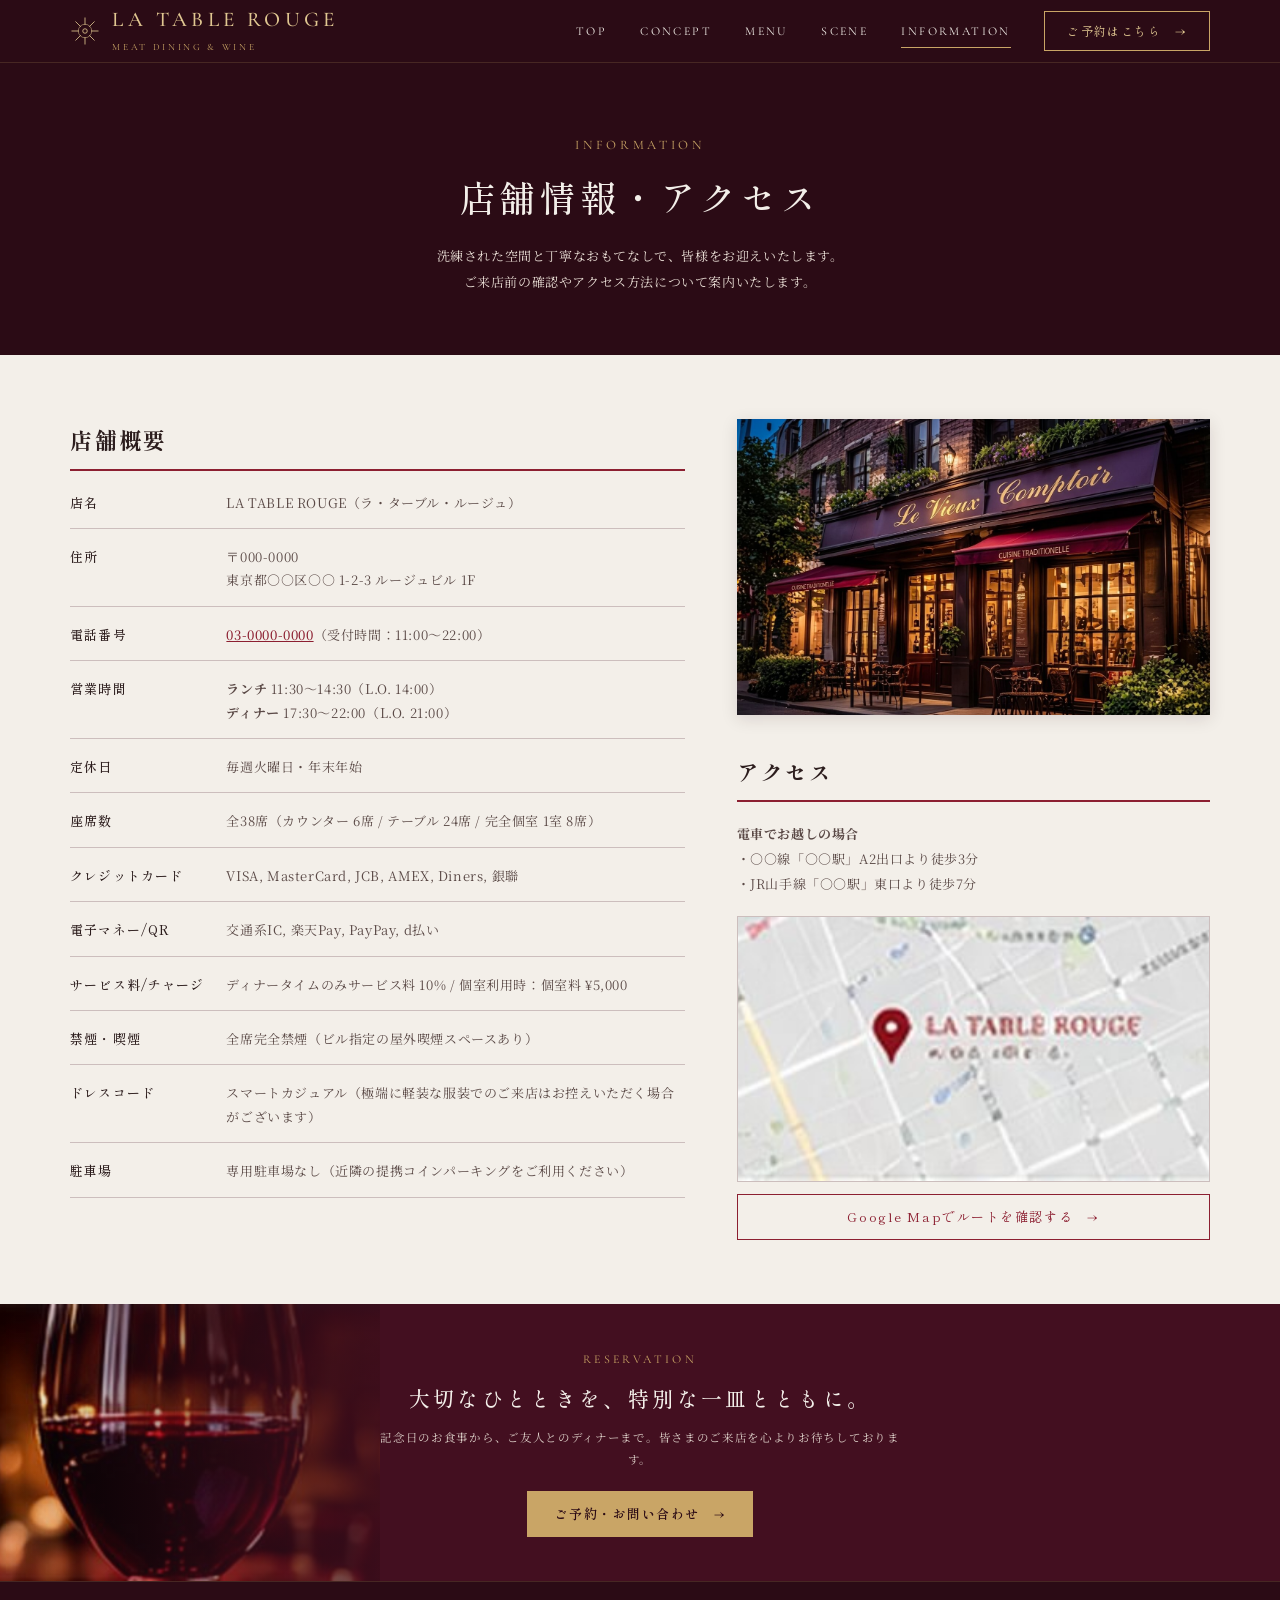
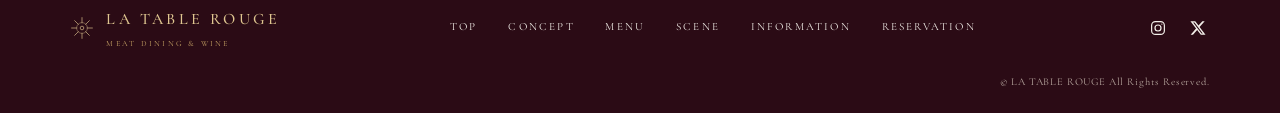
<file: info.html>
<!doctype html>
<html lang="ja">
<head>
<meta charset="utf-8">
<meta name="viewport" content="width=device-width,initial-scale=1,viewport-fit=cover">
<title>INFORMATION｜LA TABLE ROUGE</title>
<meta name="claude:viewport-fit-sides" content="cover">
<link rel="stylesheet" href="style.css">
<link rel="preconnect" href="https://fonts.googleapis.com">
<link rel="preconnect" href="https://fonts.gstatic.com" crossorigin>
<link rel="stylesheet" href="https://fonts.googleapis.com/css2?family=Cormorant+Garamond:wght@400;500;600&family=Noto+Serif+JP:wght@300;400;500&family=Shippori+Mincho:wght@400;500;600&display=swap">
</head>
<body>

<div class="page">

<!-- ヘッダー -->
<header class="site-header">
  <div class="inner gutter-x">
    <a class="logo" href="index.html#top" aria-label="LA TABLE ROUGE トップへ">
      <svg viewBox="0 0 40 40" fill="none" stroke="currentColor" stroke-width="1.1" aria-hidden="true">
        <circle cx="20" cy="20" r="3"/>
        <path d="M20 2v10M20 28v10M2 20h10M28 20h10M7.3 7.3l7 7M25.7 25.7l7 7M32.7 7.3l-7 7M14.3 25.7l-7 7"/>
        <circle cx="20" cy="20" r="9" stroke-opacity=".6"/>
      </svg>
      <span><span class="name">LA TABLE ROUGE</span><span class="sub">MEAT DINING &amp; WINE</span></span>
    </a>
    <nav class="gnav" aria-label="メインメニュー">
      <a class="nav-link" href="index.html#top">TOP</a>
      <a class="nav-link" href="index.html#concept">CONCEPT</a>
      <a class="nav-link" href="menu.html">MENU</a>
      <a class="nav-link" href="scene.html">SCENE</a>
      <a class="nav-link is-current" href="info.html">INFORMATION</a>
      <a class="btn btn-line" href="online.html">ご予約はこちら <span class="arrow">→</span></a>
    </nav>
  </div>
</header>

<main>
  <!-- ページヘッダー -->
  <section class="page-header">
    <div class="inner gutter-x">
      <div class="eyebrow">INFORMATION</div>
      <h1 class="h2">店舗情報・アクセス</h1>
      <p class="lead">洗練された空間と丁寧なおもてなしで、皆様をお迎えいたします。<br>ご来店前の確認やアクセス方法について案内いたします。</p>
    </div>
  </section>

  <!-- 店舗詳細情報 -->
  <section class="info-detail-section">
    <div class="inner gutter-x">
      <div class="info-detail-grid">
        
        <!-- 左側：店舗基本情報テーブル -->
        <div class="info-table-wrap">
          <h2 class="section-sub-title">店舗概要</h2>
          <dl class="info-detail-dl">
            <div class="info-row">
              <dt>店名</dt>
              <dd>LA TABLE ROUGE（ラ・ターブル・ルージュ）</dd>
            </div>
            <div class="info-row">
              <dt>住所</dt>
              <dd>〒000-0000<br>東京都○○区○○ 1-2-3 ルージュビル 1F</dd>
            </div>
            <div class="info-row">
              <dt>電話番号</dt>
              <dd><a href="tel:0300000000" class="tel-link">03-0000-0000</a>（受付時間：11:00〜22:00）</dd>
            </div>
            <div class="info-row">
              <dt>営業時間</dt>
              <dd>
                <strong>ランチ</strong> 11:30〜14:30（L.O. 14:00）<br>
                <strong>ディナー</strong> 17:30〜22:00（L.O. 21:00）
              </dd>
            </div>
            <div class="info-row">
              <dt>定休日</dt>
              <dd>毎週火曜日・年末年始</dd>
            </div>
            <div class="info-row">
              <dt>座席数</dt>
              <dd>全38席（カウンター 6席 / テーブル 24席 / 完全個室 1室 8席）</dd>
            </div>
            <div class="info-row">
              <dt>クレジットカード</dt>
              <dd>VISA, MasterCard, JCB, AMEX, Diners, 銀聯</dd>
            </div>
            <div class="info-row">
              <dt>電子マネー/QR</dt>
              <dd>交通系IC, 楽天Pay, PayPay, d払い</dd>
            </div>
            <div class="info-row">
              <dt>サービス料/チャージ</dt>
              <dd>ディナータイムのみサービス料 10% / 個室利用時：個室料 ¥5,000</dd>
            </div>
            <div class="info-row">
              <dt>禁煙・喫煙</dt>
              <dd>全席完全禁煙（ビル指定の屋外喫煙スペースあり）</dd>
            </div>
            <div class="info-row">
              <dt>ドレスコード</dt>
              <dd>スマートカジュアル（極端に軽装な服装でのご来店はお控えいただく場合がございます）</dd>
            </div>
            <div class="info-row">
              <dt>駐車場</dt>
              <dd>専用駐車場なし（近隣の提携コインパーキングをご利用ください）</dd>
            </div>
          </dl>
        </div>

        <!-- 右側：写真・マップ・アクセス -->
        <div class="info-access-wrap">
          <div class="info-photo-box">
            <img src="images/INFORMATION.jpg" alt="LA TABLE ROUGE の外観と入り口">
          </div>
          
          <div class="access-box">
            <h2 class="section-sub-title">アクセス</h2>
            <p class="access-text">
              <strong>電車でお越しの場合</strong><br>
              ・○○線「○○駅」A2出口より徒歩3分<br>
              ・JR山手線「○○駅」東口より徒歩7分
            </p>
            <div class="map-container">
              <div class="map-img-large">
                <img src="images/map.jpg" alt="LA TABLE ROUGE周辺地図">
              </div>
              <a class="btn btn-rouge btn-map" href="https://www.google.com/maps" target="_blank" rel="noopener">
                Google Mapでルートを確認する <span class="arrow">→</span>
              </a>
            </div>
          </div>
        </div>

      </div>
    </div>
  </section>

  <!-- 予約誘導セクション -->
  <section class="reserve" id="reservation">
    <div class="bg"><img src="images/reservation.jpg" alt="" aria-hidden="true"></div>
    <div class="inner gutter-x">
      <div class="eyebrow">RESERVATION</div>
      <h2>大切なひとときを、特別な一皿とともに。</h2>
      <p>記念日のお食事から、ご友人とのディナーまで。皆さまのご来店を心よりお待ちしております。</p>
      <a class="btn btn-fill" href="online.html">ご予約・お問い合わせ <span class="arrow">→</span></a>
    </div>
  </section>
</main>

<!-- フッター -->
<footer class="site-footer">
  <div class="inner gutter-x">
    <a class="logo" href="index.html#top" aria-label="LA TABLE ROUGE トップへ">
      <svg viewBox="0 0 40 40" fill="none" stroke="currentColor" stroke-width="1.1" aria-hidden="true">
        <circle cx="20" cy="20" r="3"/>
        <path d="M20 2v10M20 28v10M2 20h10M28 20h10M7.3 7.3l7 7M25.7 25.7l7 7M32.7 7.3l-7 7M14.3 25.7l-7 7"/>
        <circle cx="20" cy="20" r="9" stroke-opacity=".6"/>
      </svg>
      <span><span class="name">LA TABLE ROUGE</span><span class="sub">MEAT DINING &amp; WINE</span></span>
    </a>
    <nav class="fnav" aria-label="フッターメニュー">
      <a href="index.html#top">TOP</a>
      <a href="index.html#concept">CONCEPT</a>
      <a href="menu.html">MENU</a>
      <a href="scene.html">SCENE</a>
      <a href="info.html">INFORMATION</a>
      <a href="online.html">RESERVATION</a>
    </nav>
    <div class="sns">
      <a href="#" aria-label="Instagram">
        <svg viewBox="0 0 24 24" fill="none" stroke="currentColor" stroke-width="1.6" aria-hidden="true"><rect x="3.5" y="3.5" width="17" height="17" rx="5"/><circle cx="12" cy="12" r="4"/><circle cx="17.2" cy="6.8" r="0.9" fill="currentColor" stroke="none"/></svg>
      </a>
      <a href="#" aria-label="X">
        <svg viewBox="0 0 24 24" fill="currentColor" aria-hidden="true"><path d="M17.8 3h3.1l-6.8 7.7L22 21h-6.2l-4.9-6.3L5.3 21H2.2l7.2-8.2L1.9 3h6.4l4.4 5.8L17.8 3zm-1.1 16.2h1.7L7.3 4.7H5.5l11.2 14.5z"/></svg>
      </a>
    </div>
    <div class="copy-right">© LA TABLE ROUGE All Rights Reserved.</div>
  </div>
</footer>

</div>

</body>
</html>
</file>
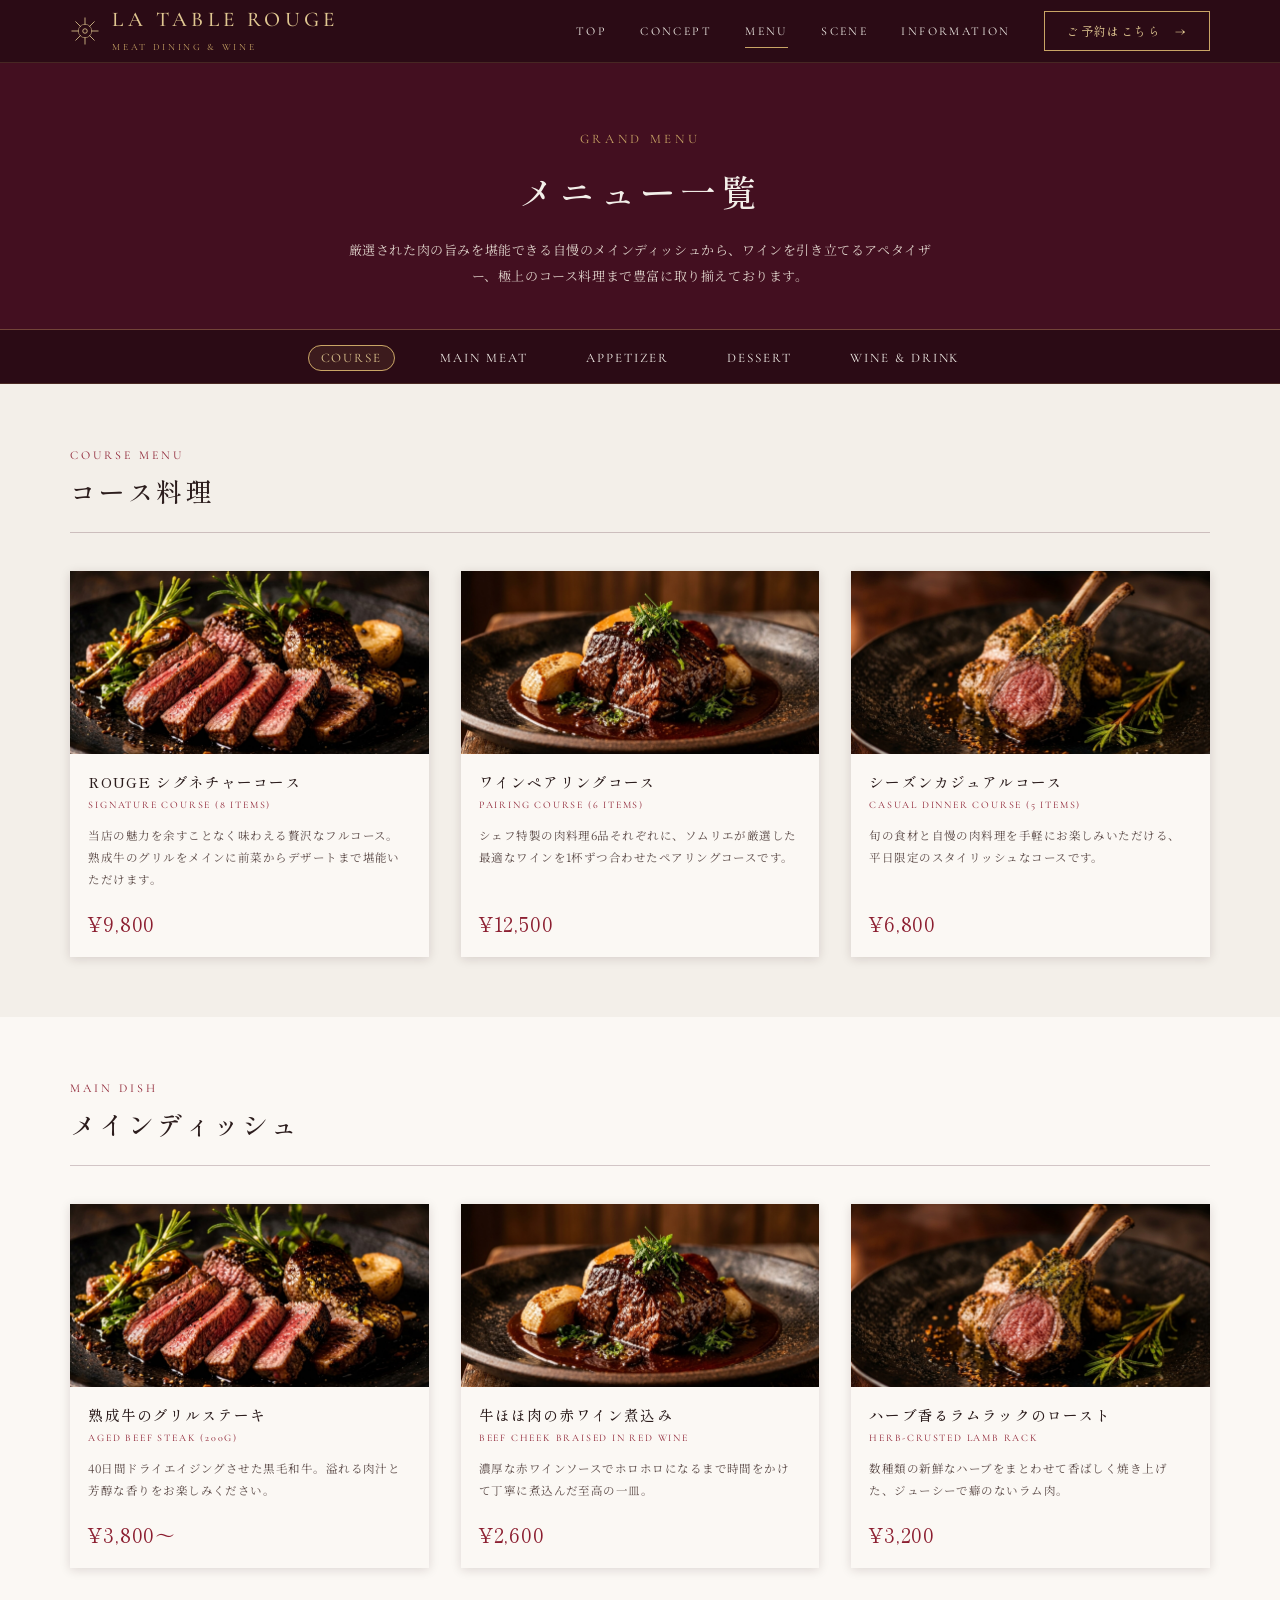
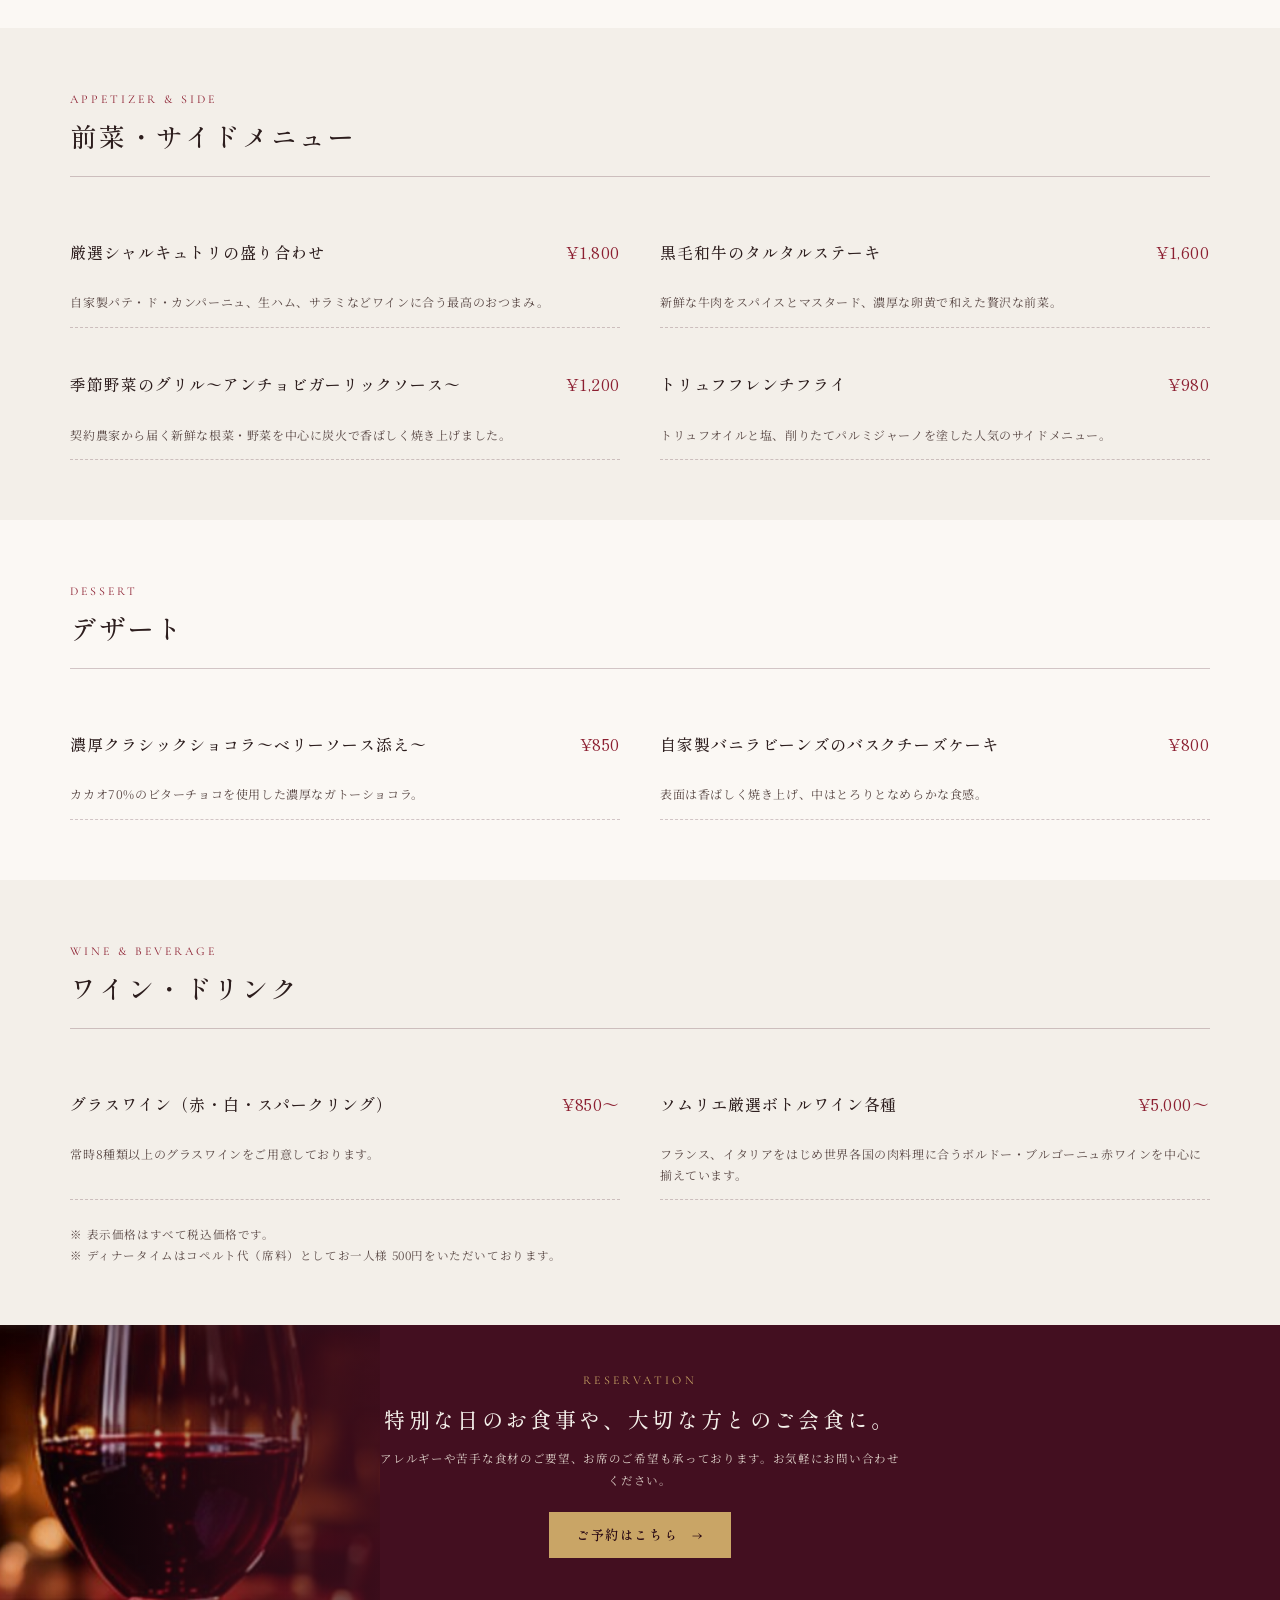
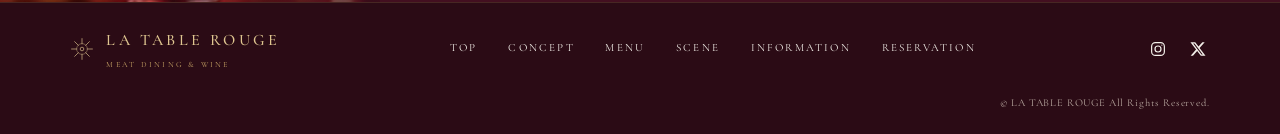
<file: menu.html>
<!doctype html>
<html lang="ja">
<head>
<meta charset="utf-8">
<meta name="viewport" content="width=device-width,initial-scale=1,viewport-fit=cover">
<title>MENU | LA TABLE ROUGE</title>
<meta name="claude:viewport-fit-sides" content="cover">
<link rel="stylesheet" href="style.css">
<link rel="preconnect" href="https://fonts.googleapis.com">
<link rel="preconnect" href="https://fonts.gstatic.com" crossorigin>
<link rel="stylesheet" href="https://fonts.googleapis.com/css2?family=Cormorant+Garamond:wght@400;500;600&family=Noto+Serif+JP:wght@300;400;500&family=Shippori+Mincho:wght@400;500;600&display=swap">
<style>
/* メニューページ固有の追加スタイル */
.menu-header-page {
  padding-top: clamp(40px, 6vw, 64px);
  padding-bottom: clamp(30px, 4vw, 40px);
  text-align: center;
  background: var(--wine);
  border-bottom: 1px solid var(--line-dark);
}
.menu-header-page .eyebrow {
  margin-bottom: 8px;
}
.menu-header-page .h2 {
  font-size: clamp(24px, 3vw, 36px);
  margin-bottom: 16px;
}
.menu-header-page p {
  font-size: 13px;
  line-height: 2;
  color: #ddd0c8;
  max-width: 600px;
  margin: 0 auto;
}

/* カテゴリー切り替えナビゲーション */
.category-nav {
  position: sticky;
  top: 62px;
  z-index: 10;
  background: var(--wine-deep);
  border-bottom: 1px solid rgba(201, 165, 102, 0.2);
  padding: 12px 0;
}
.category-nav ul {
  display: flex;
  justify-content: center;
  flex-wrap: wrap;
  gap: 12px clamp(16px, 3vw, 32px);
}
.category-nav a {
  font-family: var(--font-latin);
  font-size: 13px;
  letter-spacing: 0.15em;
  color: var(--cream);
  padding: 4px 12px;
  border-radius: 20px;
  border: 1px solid transparent;
  transition: all 0.25s;
}
.category-nav a:hover,
.category-nav a.is-active {
  border-color: var(--gold);
  color: var(--gold-soft);
  background: rgba(201, 165, 102, 0.1);
}

/* メニューセクションレイアウト */
.menu-section {
  padding-top: clamp(40px, 5vw, 60px);
  padding-bottom: clamp(40px, 5vw, 60px);
}
.menu-section:nth-child(even) {
  background: var(--paper);
  color: var(--ink);
}
.menu-section:nth-child(odd) {
  background: var(--cream);
  color: var(--ink);
}

.sec-head {
  margin-bottom: clamp(24px, 3vw, 40px);
  border-bottom: 1px solid var(--line-light);
  padding-bottom: 16px;
}
.sec-head .en {
  font-family: var(--font-latin);
  font-size: 12px;
  letter-spacing: 0.25em;
  color: var(--rouge);
  text-transform: uppercase;
}
.sec-head h3 {
  font-family: var(--font-display);
  font-size: clamp(20px, 2.2vw, 26px);
  font-weight: 500;
  letter-spacing: 0.1em;
}

/* メニューグリッド */
.menu-grid {
  display: grid;
  grid-template-columns: repeat(3, minmax(0, 1fr));
  gap: clamp(20px, 2.5vw, 32px);
}
@media (max-width: 960px) {
  .menu-grid {
    grid-template-columns: repeat(2, minmax(0, 1fr));
  }
}
@media (max-width: 600px) {
  .menu-grid {
    grid-template-columns: 1fr;
  }
}

/* メニューリスト（テキストメインアイテム） */
.menu-list-text {
  display: grid;
  grid-template-columns: repeat(2, minmax(0, 1fr));
  gap: 20px 40px;
}
@media (max-width: 768px) {
  .menu-list-text {
    grid-template-columns: 1fr;
  }
}

.menu-item-text {
  border-bottom: 1px dashed var(--line-light);
  padding-bottom: 14px;
}
.menu-item-text .top-row {
  display: flex;
  justify-content: space-between;
  align-items: baseline;
  gap: 12px;
}
.menu-item-text h4 {
  font-family: var(--font-display);
  font-size: 16px;
  font-weight: 500;
  letter-spacing: 0.06em;
}
.menu-item-text .price {
  font-family: var(--font-display);
  font-size: 17px;
  color: var(--rouge);
  white-space: nowrap;
  font-variant-numeric: tabular-nums;
}
.menu-item-text .desc {
  font-size: 12px;
  color: var(--ink-soft);
  margin-top: 4px;
  line-height: 1.7;
}

.note-text {
  margin-top: 24px;
  font-size: 11.5px;
  color: var(--ink-soft);
  line-height: 1.8;
}
</style>
</head>
<body>

<div class="page">

<header class="site-header">
  <div class="inner gutter-x">
    <a class="logo" href="index.html#top" aria-label="LA TABLE ROUGE トップへ">
      <svg viewBox="0 0 40 40" fill="none" stroke="currentColor" stroke-width="1.1" aria-hidden="true">
        <circle cx="20" cy="20" r="3"/>
        <path d="M20 2v10M20 28v10M2 20h10M28 20h10M7.3 7.3l7 7M25.7 25.7l7 7M32.7 7.3l-7 7M14.3 25.7l-7 7"/>
        <circle cx="20" cy="20" r="9" stroke-opacity=".6"/>
      </svg>
      <span><span class="name">LA TABLE ROUGE</span><span class="sub">MEAT DINING &amp; WINE</span></span>
    </a>
    <nav class="gnav" aria-label="メインメニュー">
      <a class="nav-link" href="index.html#top">TOP</a>
      <a class="nav-link" href="index.html#concept">CONCEPT</a>
      <a class="nav-link is-current" href="menu.html">MENU</a>
      <a class="nav-link" href="index.html#scene">SCENE</a>
      <a class="nav-link" href="index.html#information">INFORMATION</a>
      <a class="btn btn-line" href="online.html">ご予約はこちら <span class="arrow">→</span></a>
    </nav>
  </div>
</header>

<main>
  <!-- ページヘッダー -->
  <section class="menu-header-page gutter-x">
    <div class="eyebrow">GRAND MENU</div>
    <h1 class="h2">メニュー一覧</h1>
    <p>厳選された肉の旨みを堪能できる自慢のメインディッシュから、ワインを引き立てるアペタイザー、極上のコース料理まで豊富に取り揃えております。</p>
  </section>

  <!-- カテゴリーナビゲーション -->
  <nav class="category-nav gutter-x" aria-label="メニューカテゴリー">
    <ul>
      <li><a href="#course" class="is-active">COURSE</a></li>
      <li><a href="#main">MAIN MEAT</a></li>
      <li><a href="#appetizer">APPETIZER</a></li>
      <li><a href="#dessert">DESSERT</a></li>
      <li><a href="#wine">WINE &amp; DRINK</a></li>
    </ul>
  </nav>

  <!-- コースメニュー -->
  <section class="menu-section on-light" id="course">
    <div class="inner gutter-x">
      <div class="sec-head">
        <div class="en">Course Menu</div>
        <h3>コース料理</h3>
      </div>
      <div class="cards menu-grid">
        <article class="card">
          <div class="photo"><img src="images/AgedBeefSteak.jpg" alt="LA TABLE ROUGE シグネチャーコース"></div>
          <div class="body">
            <h3>ROUGE シグネチャーコース</h3>
            <div class="en">Signature Course (8 items)</div>
            <p>当店の魅力を余すことなく味わえる贅沢なフルコース。熟成牛のグリルをメインに前菜からデザートまで堪能いただけます。</p>
            <div class="price">¥9,800</div>
          </div>
        </article>
        <article class="card">
          <div class="photo"><img src="images/BeefCheekBraiseaInRedWine.jpg" alt="スペシャルペアリングコース"></div>
          <div class="body">
            <h3>ワインペアリングコース</h3>
            <div class="en">Pairing Course (6 items)</div>
            <p>シェフ特製の肉料理6品それぞれに、ソムリエが厳選した最適なワインを1杯ずつ合わせたペアリングコースです。</p>
            <div class="price">¥12,500</div>
          </div>
        </article>
        <article class="card">
          <div class="photo"><img src="images/HerbCrustedLambRack.jpg" alt="カジュアルディナーコース"></div>
          <div class="body">
            <h3>シーズンカジュアルコース</h3>
            <div class="en">Casual Dinner Course (5 items)</div>
            <p>旬の食材と自慢の肉料理を手軽にお楽しみいただける、平日限定のスタイリッシュなコースです。</p>
            <div class="price">¥6,800</div>
          </div>
        </article>
      </div>
    </div>
  </section>

  <!-- メインディッシュ -->
  <section class="menu-section on-light" id="main">
    <div class="inner gutter-x">
      <div class="sec-head">
        <div class="en">Main Dish</div>
        <h3>メインディッシュ</h3>
      </div>
      <div class="cards menu-grid">
        <article class="card">
          <div class="photo"><img src="images/AgedBeefSteak.jpg" alt="熟成牛のグリルステーキ"></div>
          <div class="body">
            <h3>熟成牛のグリルステーキ</h3>
            <div class="en">Aged Beef Steak (200g)</div>
            <p>40日間ドライエイジングさせた黒毛和牛。溢れる肉汁と芳醇な香りをお楽しみください。</p>
            <div class="price">¥3,800〜</div>
          </div>
        </article>
        <article class="card">
          <div class="photo"><img src="images/BeefCheekBraiseaInRedWine.jpg" alt="牛ほほ肉の赤ワイン煮込み"></div>
          <div class="body">
            <h3>牛ほほ肉の赤ワイン煮込み</h3>
            <div class="en">Beef Cheek Braised in Red Wine</div>
            <p>濃厚な赤ワインソースでホロホロになるまで時間をかけて丁寧に煮込んだ至高の一皿。</p>
            <div class="price">¥2,600</div>
          </div>
        </article>
        <article class="card">
          <div class="photo"><img src="images/HerbCrustedLambRack.jpg" alt="ハーブ香るラムラック"></div>
          <div class="body">
            <h3>ハーブ香るラムラックのロースト</h3>
            <div class="en">Herb-Crusted Lamb Rack</div>
            <p>数種類の新鮮なハーブをまとわせて香ばしく焼き上げた、ジューシーで癖のないラム肉。</p>
            <div class="price">¥3,200</div>
          </div>
        </article>
      </div>
    </div>
  </section>

  <!-- アペタイザー＆サイド -->
  <section class="menu-section on-light" id="appetizer">
    <div class="inner gutter-x">
      <div class="sec-head">
        <div class="en">Appetizer &amp; Side</div>
        <h3>前菜・サイドメニュー</h3>
      </div>
      <div class="menu-list-text">
        <div class="menu-item-text">
          <div class="top-row">
            <h4>厳選シャルキュトリの盛り合わせ</h4>
            <span class="price">¥1,800</span>
          </div>
          <p class="desc">自家製パテ・ド・カンパーニュ、生ハム、サラミなどワインに合う最高のおつまみ。</p>
        </div>
        <div class="menu-item-text">
          <div class="top-row">
            <h4>黒毛和牛のタルタルステーキ</h4>
            <span class="price">¥1,600</span>
          </div>
          <p class="desc">新鮮な牛肉をスパイスとマスタード、濃厚な卵黄で和えた贅沢な前菜。</p>
        </div>
        <div class="menu-item-text">
          <div class="top-row">
            <h4>季節野菜のグリル〜アンチョビガーリックソース〜</h4>
            <span class="price">¥1,200</span>
          </div>
          <p class="desc">契約農家から届く新鮮な根菜・野菜を中心に炭火で香ばしく焼き上げました。</p>
        </div>
        <div class="menu-item-text">
          <div class="top-row">
            <h4>トリュフフレンチフライ</h4>
            <span class="price">¥980</span>
          </div>
          <p class="desc">トリュフオイルと塩、削りたてパルミジャーノを塗した人気のサイドメニュー。</p>
        </div>
      </div>
    </div>
  </section>

  <!-- デザート -->
  <section class="menu-section on-light" id="dessert">
    <div class="inner gutter-x">
      <div class="sec-head">
        <div class="en">Dessert</div>
        <h3>デザート</h3>
      </div>
      <div class="menu-list-text">
        <div class="menu-item-text">
          <div class="top-row">
            <h4>濃厚クラシックショコラ〜ベリーソース添え〜</h4>
            <span class="price">¥850</span>
          </div>
          <p class="desc">カカオ70%のビターチョコを使用した濃厚なガトーショコラ。</p>
        </div>
        <div class="menu-item-text">
          <div class="top-row">
            <h4>自家製バニラビーンズのバスクチーズケーキ</h4>
            <span class="price">¥800</span>
          </div>
          <p class="desc">表面は香ばしく焼き上げ、中はとろりとなめらかな食感。</p>
        </div>
      </div>
    </div>
  </section>

  <!-- ワイン＆ドリンク -->
  <section class="menu-section on-light" id="wine">
    <div class="inner gutter-x">
      <div class="sec-head">
        <div class="en">Wine &amp; Beverage</div>
        <h3>ワイン・ドリンク</h3>
      </div>
      <div class="menu-list-text">
        <div class="menu-item-text">
          <div class="top-row">
            <h4>グラスワイン（赤・白・スパークリング）</h4>
            <span class="price">¥850〜</span>
          </div>
          <p class="desc">常時8種類以上のグラスワインをご用意しております。</p>
        </div>
        <div class="menu-item-text">
          <div class="top-row">
            <h4>ソムリエ厳選ボトルワイン各種</h4>
            <span class="price">¥5,000〜</span>
          </div>
          <p class="desc">フランス、イタリアをはじめ世界各国の肉料理に合うボルドー・ブルゴーニュ赤ワインを中心に揃えています。</p>
        </div>
      </div>
      <p class="note-text">※ 表示価格はすべて税込価格です。<br>※ ディナータイムはコペルト代（席料）としてお一人様 500円をいただいております。</p>
    </div>
  </section>

  <!-- 予約への誘導 -->
  <section class="reserve" id="reservation">
    <div class="bg"><img src="images/reservation.jpg" alt="" aria-hidden="true"></div>
    <div class="inner gutter-x">
      <div class="eyebrow">RESERVATION</div>
      <h2>特別な日のお食事や、大切な方とのご会食に。</h2>
      <p>アレルギーや苦手な食材のご要望、お席のご希望も承っております。お気軽にお問い合わせください。</p>
      <a class="btn btn-fill" href="online.html">ご予約はこちら <span class="arrow">→</span></a>
    </div>
  </section>
</main>

<footer class="site-footer">
  <div class="inner gutter-x">
    <a class="logo" href="index.html#top" aria-label="LA TABLE ROUGE トップへ">
      <svg viewBox="0 0 40 40" fill="none" stroke="currentColor" stroke-width="1.1" aria-hidden="true">
        <circle cx="20" cy="20" r="3"/>
        <path d="M20 2v10M20 28v10M2 20h10M28 20h10M7.3 7.3l7 7M25.7 25.7l7 7M32.7 7.3l-7 7M14.3 25.7l-7 7"/>
        <circle cx="20" cy="20" r="9" stroke-opacity=".6"/>
      </svg>
      <span><span class="name">LA TABLE ROUGE</span><span class="sub">MEAT DINING &amp; WINE</span></span>
    </a>
    <nav class="fnav" aria-label="フッターメニュー">
      <a href="index.html#top">TOP</a>
      <a href="index.html#concept">CONCEPT</a>
      <a href="menu.html">MENU</a>
      <a href="index.html#scene">SCENE</a>
      <a href="index.html#information">INFORMATION</a>
      <a href="online.html">RESERVATION</a>
    </nav>
    <div class="sns">
      <a href="index.html#top" aria-label="Instagram">
        <svg viewBox="0 0 24 24" fill="none" stroke="currentColor" stroke-width="1.6" aria-hidden="true"><rect x="3.5" y="3.5" width="17" height="17" rx="5"/><circle cx="12" cy="12" r="4"/><circle cx="17.2" cy="6.8" r="0.9" fill="currentColor" stroke="none"/></svg>
      </a>
      <a href="index.html#top" aria-label="X">
        <svg viewBox="0 0 24 24" fill="currentColor" aria-hidden="true"><path d="M17.8 3h3.1l-6.8 7.7L22 21h-6.2l-4.9-6.3L5.3 21H2.2l7.2-8.2L1.9 3h6.4l4.4 5.8L17.8 3zm-1.1 16.2h1.7L7.3 4.7H5.5l11.2 14.5z"/></svg>
      </a>
    </div>
    <div class="copy-right">© LA TABLE ROUGE All Rights Reserved.</div>
  </div>
</footer>

</div>

</body>
</html>
</file>
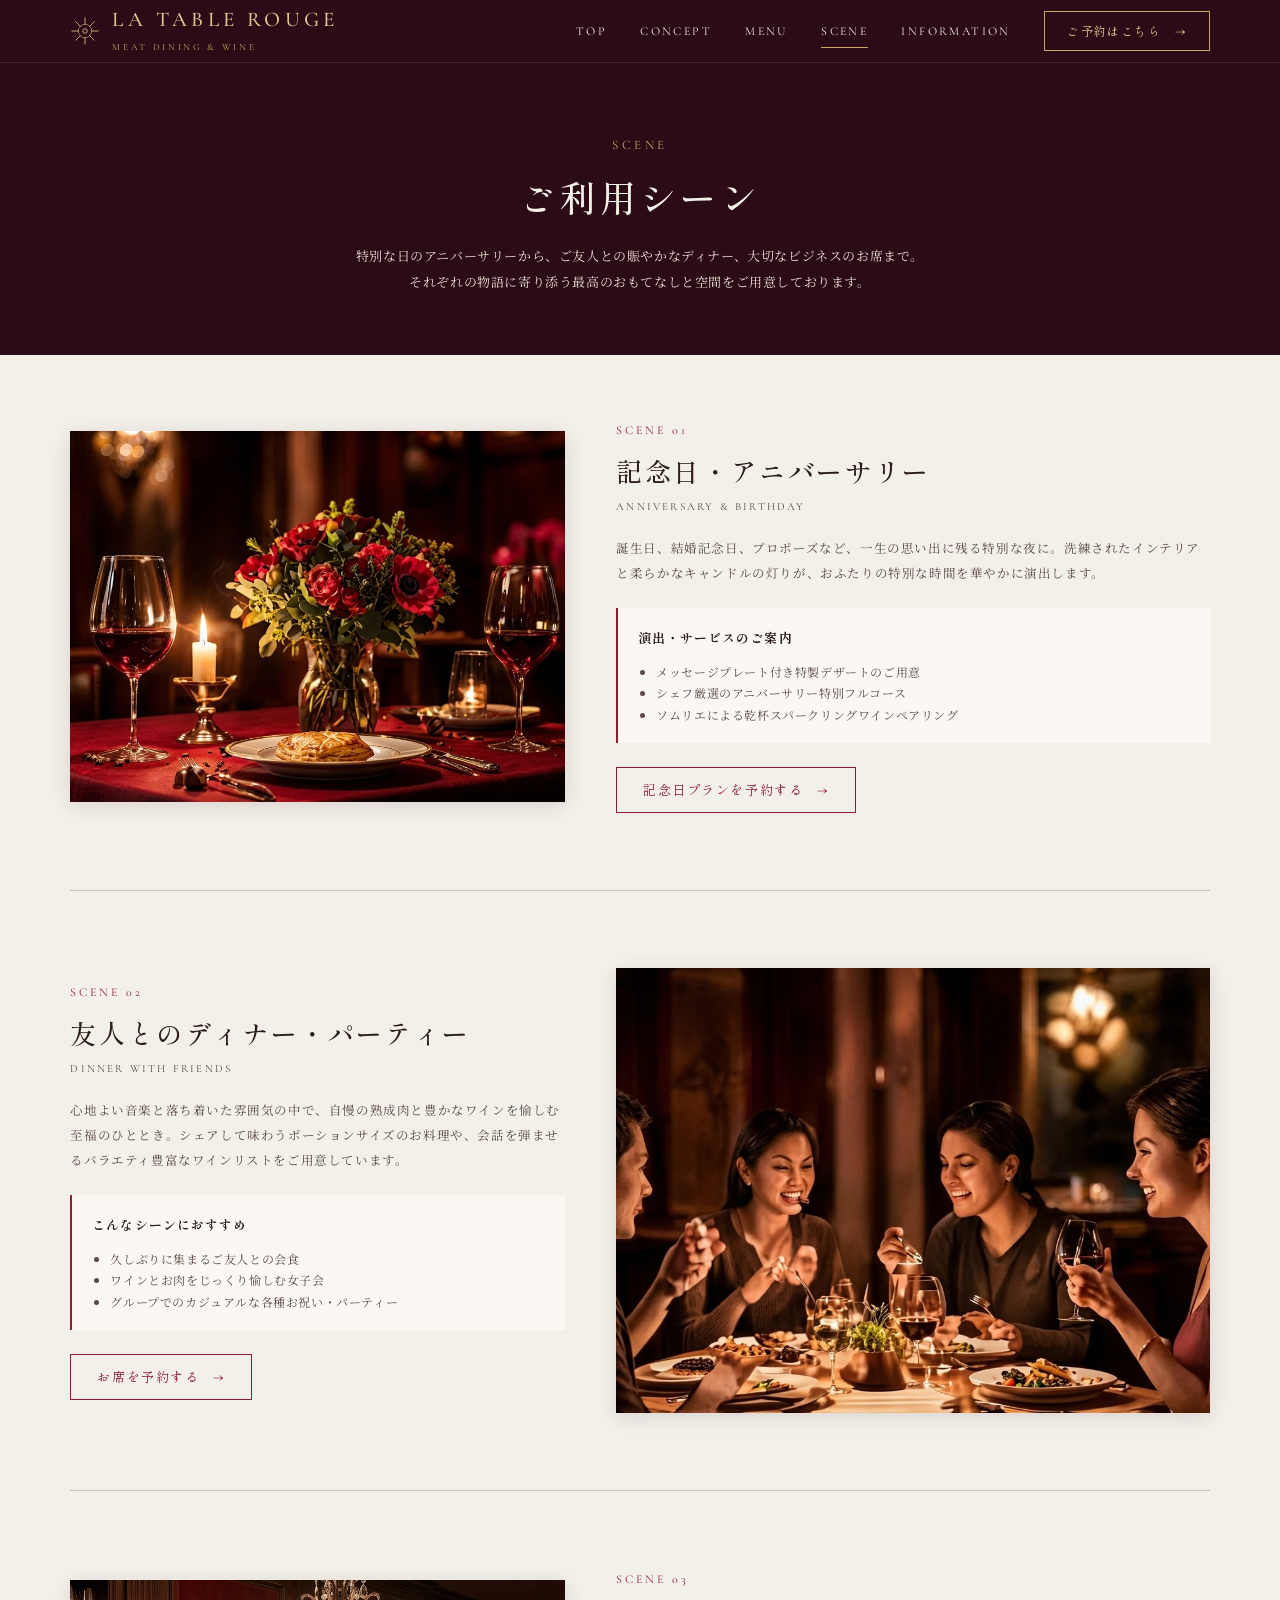
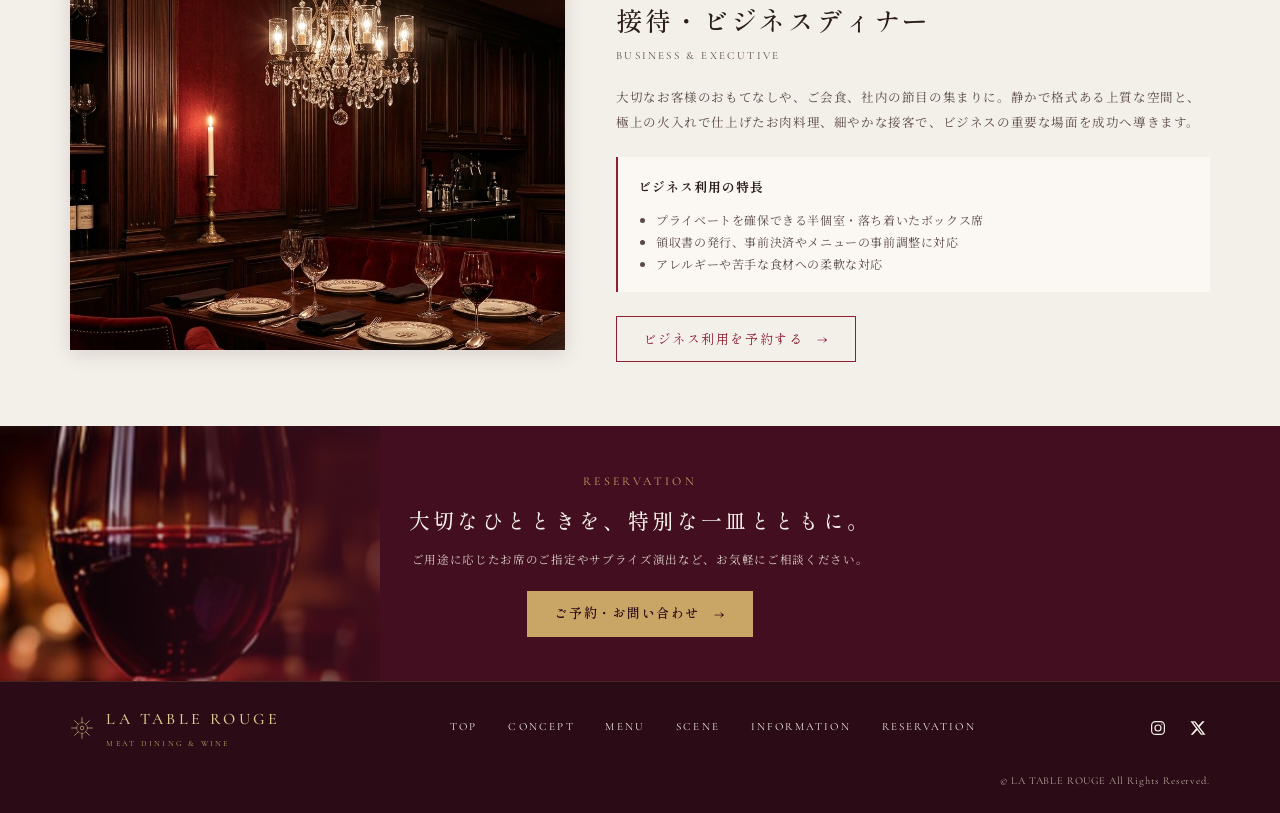
<file: scene.html>
<!doctype html>
<html lang="ja">
<head>
  <meta charset="utf-8">
  <meta name="viewport" content="width=device-width, initial-scale=1, viewport-fit=cover">
  <title>SCENE｜LA TABLE ROUGE</title>
  <meta name="claude:viewport-fit-sides" content="cover">
  <link rel="stylesheet" href="style.css">
  <link rel="preconnect" href="https://fonts.googleapis.com">
  <link rel="preconnect" href="https://fonts.gstatic.com" crossorigin>
  <link rel="stylesheet" href="https://fonts.googleapis.com/css2?family=Cormorant+Garamond:wght@400;500;600&family=Noto+Serif+JP:wght@300;400;500&family=Shippori+Mincho:wght@400;500;600&display=swap">
</head>
<body>

<div class="page">

<!-- ヘッダー -->
<header class="site-header">
  <div class="inner gutter-x">
    <a class="logo" href="index.html#top" aria-label="LA TABLE ROUGE トップへ">
      <svg viewBox="0 0 40 40" fill="none" stroke="currentColor" stroke-width="1.1" aria-hidden="true">
        <circle cx="20" cy="20" r="3"/>
        <path d="M20 2v10M20 28v10M2 20h10M28 20h10M7.3 7.3l7 7M25.7 25.7l7 7M32.7 7.3l-7 7M14.3 25.7l-7 7"/>
        <circle cx="20" cy="20" r="9" stroke-opacity=".6"/>
      </svg>
      <span><span class="name">LA TABLE ROUGE</span><span class="sub">MEAT DINING &amp; WINE</span></span>
    </a>
    <nav class="gnav" aria-label="メインメニュー">
      <a class="nav-link" href="index.html#top">TOP</a>
      <a class="nav-link" href="index.html#concept">CONCEPT</a>
      <a class="nav-link" href="menu.html">MENU</a>
      <a class="nav-link is-current" href="scene.html">SCENE</a>
      <a class="nav-link" href="index.html#information">INFORMATION</a>
      <a class="btn btn-line" href="online.html">ご予約はこちら <span class="arrow">→</span></a>
    </nav>
  </div>
</header>

<main>
  <!-- ページヘッダー -->
  <section class="page-header gutter-x">
    <div class="eyebrow">SCENE</div>
    <h1 class="h2">ご利用シーン</h1>
    <p class="lead">特別な日のアニバーサリーから、ご友人との賑やかなディナー、大切なビジネスのお席まで。<br>それぞれの物語に寄り添う最高のおもてなしと空間をご用意しております。</p>
  </section>

  <!-- 各シーンの詳細セクション -->
  <section class="scene-detail-section on-light">
    <div class="inner gutter-x">

      <!-- Scene 1: 記念日・特別な日 -->
      <article class="scene-detail-card" id="anniversary">
        <div class="photo">
          <img src="images/SCENE1.jpg" alt="バラとキャンドルを飾った記念日のテーブル">
        </div>
        <div class="content">
          <div class="no">SCENE 01</div>
          <h2>記念日・アニバーサリー</h2>
          <div class="en">Anniversary &amp; Birthday</div>
          <p class="description">
            誕生日、結婚記念日、プロポーズなど、一生の思い出に残る特別な夜に。洗練されたインテリアと柔らかなキャンドルの灯りが、おふたりの特別な時間を華やかに演出します。
          </p>
          <div class="features">
            <h3>演出・サービスのご案内</h3>
            <ul>
              <li>メッセージプレート付き特製デザートのご用意</li>
              <li>シェフ厳選のアニバーサリー特別フルコース</li>
              <li>ソムリエによる乾杯スパークリングワインペアリング</li>
            </ul>
          </div>
          <div class="action">
            <a class="btn btn-rouge" href="online.html">記念日プランを予約する <span class="arrow">→</span></a>
          </div>
        </div>
      </article>

      <!-- Scene 2: 友人とのディナー・女子会 -->
      <article class="scene-detail-card" id="friends">
        <div class="photo">
          <img src="images/SCENE2.jpg" alt="食事を囲んで談笑する友人たち">
        </div>
        <div class="content">
          <div class="no">SCENE 02</div>
          <h2>友人とのディナー・パーティー</h2>
          <div class="en">Dinner with Friends</div>
          <p class="description">
            心地よい音楽と落ち着いた雰囲気の中で、自慢の熟成肉と豊かなワインを愉しむ至福のひととき。シェアして味わうポーションサイズのお料理や、会話を弾ませるバラエティ豊富なワインリストをご用意しています。
          </p>
          <div class="features">
            <h3>こんなシーンにおすすめ</h3>
            <ul>
              <li>久しぶりに集まるご友人との会食</li>
              <li>ワインとお肉をじっくり愉しむ女子会</li>
              <li>グループでのカジュアルな各種お祝い・パーティー</li>
            </ul>
          </div>
          <div class="action">
            <a class="btn btn-rouge" href="online.html">お席を予約する <span class="arrow">→</span></a>
          </div>
        </div>
      </article>

      <!-- Scene 3: 接待・ビジネスディナー -->
      <article class="scene-detail-card" id="business">
        <div class="photo">
          <img src="images/SCENE3.jpg" alt="赤い壁の落ち着いた店内">
        </div>
        <div class="content">
          <div class="no">SCENE 03</div>
          <h2>接待・ビジネスディナー</h2>
          <div class="en">Business &amp; Executive</div>
          <p class="description">
            大切なお客様のおもてなしや、ご会食、社内の節目の集まりに。静かで格式ある上質な空間と、極上の火入れで仕上げたお肉料理、細やかな接客で、ビジネスの重要な場面を成功へ導きます。
          </p>
          <div class="features">
            <h3>ビジネス利用の特長</h3>
            <ul>
              <li>プライベートを確保できる半個室・落ち着いたボックス席</li>
              <li>領収書の発行、事前決済やメニューの事前調整に対応</li>
              <li>アレルギーや苦手な食材への柔軟な対応</li>
            </ul>
          </div>
          <div class="action">
            <a class="btn btn-rouge" href="online.html">ビジネス利用を予約する <span class="arrow">→</span></a>
          </div>
        </div>
      </article>

    </div>
  </section>

  <!-- 予約導線セクション -->
  <section class="reserve" id="reservation">
    <div class="bg"><img src="images/reservation.jpg" alt="" aria-hidden="true"></div>
    <div class="inner gutter-x">
      <div class="eyebrow">RESERVATION</div>
      <h2>大切なひとときを、特別な一皿とともに。</h2>
      <p>ご用途に応じたお席のご指定やサプライズ演出など、お気軽にご相談ください。</p>
      <a class="btn btn-fill" href="online.html">ご予約・お問い合わせ <span class="arrow">→</span></a>
    </div>
  </section>
</main>

<!-- フッター -->
<footer class="site-footer">
  <div class="inner gutter-x">
    <a class="logo" href="index.html#top" aria-label="LA TABLE ROUGE トップへ">
      <svg viewBox="0 0 40 40" fill="none" stroke="currentColor" stroke-width="1.1" aria-hidden="true">
        <circle cx="20" cy="20" r="3"/>
        <path d="M20 2v10M20 28v10M2 20h10M28 20h10M7.3 7.3l7 7M25.7 25.7l7 7M32.7 7.3l-7 7M14.3 25.7l-7 7"/>
        <circle cx="20" cy="20" r="9" stroke-opacity=".6"/>
      </svg>
      <span><span class="name">LA TABLE ROUGE</span><span class="sub">MEAT DINING &amp; WINE</span></span>
    </a>
    <nav class="fnav" aria-label="フッターメニュー">
      <a href="index.html#top">TOP</a>
      <a href="index.html#concept">CONCEPT</a>
      <a href="menu.html">MENU</a>
      <a href="scene.html">SCENE</a>
      <a href="index.html#information">INFORMATION</a>
      <a href="online.html">RESERVATION</a>
    </nav>
    <div class="sns">
      <a href="#" aria-label="Instagram">
        <svg viewBox="0 0 24 24" fill="none" stroke="currentColor" stroke-width="1.6" aria-hidden="true"><rect x="3.5" y="3.5" width="17" height="17" rx="5"/><circle cx="12" cy="12" r="4"/><circle cx="17.2" cy="6.8" r="0.9" fill="currentColor" stroke="none"/></svg>
      </a>
      <a href="#" aria-label="X">
        <svg viewBox="0 0 24 24" fill="currentColor" aria-hidden="true"><path d="M17.8 3h3.1l-6.8 7.7L22 21h-6.2l-4.9-6.3L5.3 21H2.2l7.2-8.2L1.9 3h6.4l4.4 5.8L17.8 3zm-1.1 16.2h1.7L7.3 4.7H5.5l11.2 14.5z"/></svg>
      </a>
    </div>
    <div class="copy-right">© LA TABLE ROUGE All Rights Reserved.</div>
  </div>
</footer>

</div>

</body>
</html>
</file>
<file: style.css>
/* Layout: 全幅の帯を縦に積むレストランLP。ワイン色と生成り色を交互に置き、金色は線とボタンだけに使う。 */
:root {
  --wine-deep: #2b0b15;
  --wine: #430f20;
  --wine-soft: #5a1a2c;
  --cream: #f3efe9;
  --paper: #fbf8f4;
  --gold: #c9a566;
  --gold-soft: #e0c791;
  --ink: #2c1d1d;
  --ink-soft: #5b4a47;
  --rouge: #8c1f31;
  --line-dark: rgba(201, 165, 102, 0.35);
  --line-light: rgba(67, 15, 32, 0.22);
  --font-display: "Shippori Mincho", "Noto Serif JP", "Hiragino Mincho ProN", "Yu Mincho", serif;
  --font-body: "Noto Serif JP", "Shippori Mincho", "Hiragino Mincho ProN", "Yu Mincho", serif;
  --font-latin: "Cormorant Garamond", "Times New Roman", serif;
  color-scheme: dark;
}

* { box-sizing: border-box; }
html { scroll-behavior: smooth; }
body {
  margin: 0;
  background: var(--wine-deep);
  color: var(--cream);
  font-family: var(--font-body);
  font-size: 15px;
  line-height: 1.9;
  letter-spacing: 0.04em;
  -webkit-font-smoothing: antialiased;
}
body::before {
  content: "";
  position: fixed;
  inset: 0 0 auto;
  height: env(safe-area-inset-top, 0px);
  background: var(--wine-deep);
  z-index: 30;
}
img { display: block; max-width: 100%; }
a { color: inherit; text-decoration: none; }
a:focus-visible, button:focus-visible { outline: 2px solid var(--gold); outline-offset: 3px; }
h1, h2, h3, p, dl, dd, ul { margin: 0; padding: 0; }
ul { list-style: none; }

.page { max-width: 1440px; margin: 0 auto; background: var(--wine-deep); }
section[id] { scroll-margin-top: 72px; }

/* 共通の左右余白 */
.gutter-l { padding-left: max(clamp(16px, 5.5vw, 72px), env(safe-area-inset-left, 0px)); }
.gutter-r { padding-right: max(clamp(16px, 5.5vw, 72px), env(safe-area-inset-right, 0px)); }
.gutter-x { padding-left: max(clamp(16px, 5.5vw, 72px), env(safe-area-inset-left, 0px)); padding-right: max(clamp(16px, 5.5vw, 72px), env(safe-area-inset-right, 0px)); }

.eyebrow {
  font-family: var(--font-latin);
  font-size: 13px;
  letter-spacing: 0.28em;
  text-transform: uppercase;
  color: var(--gold);
}
.on-light .eyebrow { color: var(--ink-soft); }
.h2 {
  font-family: var(--font-display);
  font-weight: 500;
  font-size: clamp(22px, 2.3vw, 30px);
  line-height: 1.7;
  letter-spacing: 0.12em;
  text-wrap: balance;
}

/* ボタン */
.btn {
  display: inline-flex;
  align-items: center;
  justify-content: center;
  gap: 14px;
  min-height: 46px;
  padding: 0 26px;
  font-family: var(--font-display);
  font-size: 13px;
  letter-spacing: 0.12em;
  border: 1px solid var(--gold);
  color: var(--gold-soft);
  transition: background-color .25s, color .25s, border-color .25s;
}
.btn .arrow { font-family: var(--font-latin); font-size: 16px; transition: transform .25s; }
.btn:hover .arrow { transform: translateX(4px); }
.btn-fill { background: var(--gold); color: var(--wine-deep); font-weight: 600; }
.btn-fill:hover { background: var(--gold-soft); border-color: var(--gold-soft); }
.btn-line:hover { background: rgba(201, 165, 102, 0.14); }
.btn-rouge { border-color: var(--rouge); color: var(--rouge); }
.btn-rouge:hover { background: rgba(140, 31, 49, 0.08); }

/* ヘッダー */
.site-header {
  position: sticky;
  top: env(safe-area-inset-top, 0px);
  z-index: 20;
  background: var(--wine-deep);
  border-bottom: 1px solid rgba(201, 165, 102, 0.18);
}
.site-header .inner {
  display: flex;
  align-items: center;
  justify-content: space-between;
  gap: 20px;
  min-height: 62px;
}
.logo { display: flex; align-items: center; gap: 12px; color: var(--gold-soft); }
.logo svg { width: 30px; height: 30px; flex: none; }
.logo .name { font-family: var(--font-latin); font-weight: 500; font-size: 21px; letter-spacing: 0.2em; line-height: 1.1; }
.logo .sub { display: block; font-family: var(--font-latin); font-size: 9.5px; letter-spacing: 0.28em; color: var(--gold); margin-top: 4px; }
.gnav { display: flex; align-items: center; gap: clamp(18px, 2.6vw, 36px); }
.gnav a.nav-link {
  position: relative;
  font-family: var(--font-latin);
  font-size: 12px;
  letter-spacing: 0.2em;
  padding: 6px 0;
  color: var(--cream);
}
.gnav a.nav-link::after {
  content: "";
  position: absolute;
  left: 0; right: 0; bottom: 0;
  height: 1px;
  background: var(--gold);
  transform: scaleX(0);
  transition: transform .25s;
}
.gnav a.nav-link:hover::after, .gnav a.nav-link.is-current::after { transform: scaleX(1); }
.gnav .btn { min-height: 40px; padding: 0 22px; font-size: 12px; }

/* ヒーロー */
.hero {
  position: relative;
  overflow: hidden;
  background: var(--wine-deep);
  isolation: isolate;
}
.hero-photo {
  position: absolute;
  top: 0; right: 0; bottom: 0;
  width: min(74%, 1000px);
  z-index: -2;
}
.hero-photo img { width: 100%; height: 100%; object-fit: cover; object-position: 30% center; }
.hero::after {
  content: "";
  position: absolute;
  inset: 0;
  z-index: -1;
  background:
    linear-gradient(90deg, var(--wine-deep) 0%, var(--wine-deep) 22%, rgba(43, 11, 21, 0.72) 42%, rgba(43, 11, 21, 0) 66%),
    linear-gradient(0deg, rgba(43, 11, 21, 0.5), rgba(43, 11, 21, 0) 30%);
}
.hero .inner { padding-top: clamp(40px, 5vw, 64px); padding-bottom: clamp(40px, 5vw, 56px); max-width: 560px; }
.hero h1 {
  font-family: var(--font-display);
  font-weight: 500;
  font-size: clamp(30px, 3.6vw, 44px);
  line-height: 1.55;
  letter-spacing: 0.14em;
  margin-bottom: 22px;
  text-wrap: balance;
}
.hero .lead { font-size: 13.5px; line-height: 2; letter-spacing: 0.1em; color: #eadfd6; margin-bottom: 26px; }
.hero .brand-rule { width: 44px; height: 1px; background: var(--gold); margin-bottom: 14px; }
.hero .brand-big { font-family: var(--font-latin); font-size: clamp(20px, 2.1vw, 26px); letter-spacing: 0.2em; color: var(--gold-soft); line-height: 1.2; }
.hero .brand-small { font-family: var(--font-latin); font-size: 11px; letter-spacing: 0.26em; color: var(--gold); margin: 6px 0 26px; }
.hero .actions { display: flex; flex-wrap: wrap; gap: 12px; }

/* コンセプト + こだわり */
.cc { display: grid; grid-template-columns: minmax(0, 1.78fr) minmax(0, 1fr); }
.concept { background: var(--cream); color: var(--ink); }
.concept .inner {
  display: grid;
  grid-template-columns: minmax(0, 1fr) minmax(0, 1.05fr);
  gap: clamp(24px, 3.5vw, 48px);
  align-items: start;
  padding-top: clamp(32px, 4vw, 48px);
  padding-bottom: clamp(32px, 4vw, 48px);
  padding-right: clamp(16px, 3vw, 36px);
}
.concept .eyebrow { margin-bottom: 18px; font-size: 12px; }
.concept .h2 { margin-bottom: 26px; }
.concept .copy p { font-size: 12.5px; line-height: 2.1; letter-spacing: 0.06em; color: var(--ink-soft); margin-bottom: 1.5em; }
.concept .photo { aspect-ratio: 286 / 315; overflow: hidden; }
.concept .photo img { width: 100%; height: 100%; object-fit: cover; }

.commit { background: var(--wine); padding-top: clamp(28px, 3.4vw, 40px); padding-bottom: clamp(28px, 3.4vw, 40px); padding-left: clamp(16px, 2.6vw, 28px); }
.commit .eyebrow { font-size: 12px; margin-bottom: 8px; }
.commit .h2 { font-size: clamp(18px, 1.7vw, 22px); margin-bottom: 20px; letter-spacing: 0.16em; }
.commit li { display: grid; grid-template-columns: minmax(84px, 0.82fr) minmax(0, 1.5fr); gap: 16px; padding: 14px 0; border-top: 1px solid var(--line-dark); }
.commit li:first-of-type { border-top: 0; padding-top: 0; }
.commit .thumb { aspect-ratio: 103 / 87; overflow: hidden; }
.commit .thumb img { width: 100%; height: 100%; object-fit: cover; }
.commit .no { font-family: var(--font-latin); font-size: 10.5px; letter-spacing: 0.2em; color: var(--gold); }
.commit h3 { font-family: var(--font-display); font-weight: 500; font-size: 14.5px; letter-spacing: 0.12em; margin: 2px 0 6px; }
.commit p { font-size: 11.5px; line-height: 1.9; letter-spacing: 0.05em; color: #ddd0c8; }

/* メニュー */
.menu { background: var(--cream); color: var(--ink); border-top: 1px solid var(--line-light); }
.menu .inner {
  display: grid;
  grid-template-columns: minmax(200px, 0.78fr) minmax(0, 3fr);
  gap: clamp(24px, 3vw, 40px);
  align-items: start;
  padding-top: clamp(28px, 3.4vw, 40px);
  padding-bottom: clamp(28px, 3.4vw, 40px);
}
.menu .intro { padding-top: clamp(0px, 3.4vw, 40px); }
.menu .eyebrow { margin-bottom: 12px; font-size: 12px; }
.menu .h2 { margin-bottom: 20px; }
.menu .intro p { font-size: 12px; line-height: 2; letter-spacing: 0.05em; color: var(--ink-soft); margin-bottom: 26px; }
.cards { display: grid; grid-template-columns: repeat(3, minmax(0, 1fr)); gap: clamp(14px, 1.8vw, 22px); }
.card { background: var(--paper); box-shadow: 0 2px 10px rgba(43, 11, 21, 0.14); display: flex; flex-direction: column; }
.card .photo { aspect-ratio: 204 / 104; overflow: hidden; }
.card .photo img { width: 100%; height: 100%; object-fit: cover; transition: transform .6s; }
.card:hover .photo img { transform: scale(1.04); }
.card .body { padding: 16px 18px 14px; display: flex; flex-direction: column; flex: 1; }
.card h3 { font-family: var(--font-display); font-weight: 500; font-size: 14.5px; letter-spacing: 0.08em; line-height: 1.6; }
.card .en { font-family: var(--font-latin); font-size: 10px; letter-spacing: 0.18em; color: var(--rouge); margin: 3px 0 10px; text-transform: uppercase; }
.card p { font-size: 11.5px; line-height: 1.9; letter-spacing: 0.04em; color: var(--ink-soft); margin-bottom: 14px; }
.card .price { margin-top: auto; font-family: var(--font-display); font-size: 20px; letter-spacing: 0.04em; color: var(--rouge); font-variant-numeric: tabular-nums; }

/* シーン */
.scene { background: var(--wine); }
.scene .inner {
  display: grid;
  grid-template-columns: minmax(180px, 0.62fr) minmax(0, 3fr);
  gap: clamp(24px, 3vw, 40px);
  align-items: start;
  padding-top: clamp(28px, 3.4vw, 40px);
  padding-bottom: clamp(28px, 3.4vw, 40px);
}
.scene .eyebrow { margin-bottom: 12px; font-size: 12px; }
.scene .h2 { margin-bottom: 18px; font-size: clamp(20px, 2vw, 25px); }
.scene .intro p { font-size: 12px; line-height: 2; letter-spacing: 0.05em; color: #ddd0c8; margin-bottom: 26px; }
.scene-list { display: grid; grid-template-columns: repeat(3, minmax(0, 1fr)); gap: clamp(14px, 2vw, 24px); }
.scene-item .photo { aspect-ratio: 224 / 106; overflow: hidden; border: 1px solid var(--line-dark); margin-bottom: 12px; }
.scene-item .photo img { width: 100%; height: 100%; object-fit: cover; transition: transform .6s; }
.scene-item:hover .photo img { transform: scale(1.04); }
.scene-item h3 { font-family: var(--font-display); font-weight: 500; font-size: 14px; letter-spacing: 0.1em; margin-bottom: 4px; }
.scene-item p { font-size: 11.5px; line-height: 1.9; letter-spacing: 0.04em; color: #ddd0c8; }

/* 店舗情報 */
.info { background: var(--cream); color: var(--ink); }
.info .inner {
  display: grid;
  grid-template-columns: minmax(0, 1fr) minmax(0, 1.25fr) minmax(0, 0.95fr);
  gap: clamp(22px, 3vw, 44px);
  align-items: center;
  padding-top: clamp(24px, 3vw, 36px);
  padding-bottom: clamp(24px, 3vw, 36px);
}
.info .shop { aspect-ratio: 256 / 162; overflow: hidden; }
.info .shop img { width: 100%; height: 100%; object-fit: cover; }
.info .eyebrow { font-size: 11px; margin-bottom: 4px; }
.info .h2 { font-size: clamp(18px, 1.7vw, 21px); margin-bottom: 14px; letter-spacing: 0.14em; }
.info dl { display: grid; grid-template-columns: auto auto minmax(0, 1fr); column-gap: 14px; row-gap: 12px; align-items: start; }
.info .row { display: contents; }
.info .ico { width: 17px; height: 17px; color: var(--rouge); margin-top: 4px; }
.info dt { font-family: var(--font-display); font-size: 12px; letter-spacing: 0.12em; white-space: nowrap; padding-top: 1px; }
.info dd { font-size: 12px; line-height: 1.8; letter-spacing: 0.05em; color: var(--ink-soft); font-variant-numeric: tabular-nums; }
.map { display: flex; flex-direction: column; }
.map .map-img { aspect-ratio: 223 / 83; overflow: hidden; background: #e5e5e5; }
.map .map-img img { width: 100%; height: 100%; object-fit: cover; }
.map .map-link {
  display: flex; align-items: center; justify-content: center; gap: 14px;
  min-height: 40px;
  background: var(--wine);
  color: var(--cream);
  font-family: var(--font-latin);
  font-size: 12.5px;
  letter-spacing: 0.1em;
  transition: background-color .25s;
}
.map .map-link:hover { background: var(--wine-soft); }

/* 予約 */
.reserve { position: relative; overflow: hidden; background: var(--wine); isolation: isolate; text-align: center; }
.reserve .bg { position: absolute; left: 0; top: 0; bottom: 0; width: min(34%, 380px); z-index: -2; }
.reserve .bg img { width: 100%; height: 100%; object-fit: cover; }
.reserve::after {
  content: "";
  position: absolute; inset: 0; z-index: -1;
  background: linear-gradient(90deg, rgba(67, 15, 32, 0) 0%, rgba(67, 15, 32, 0.6) 20%, var(--wine) 38%);
}
.reserve .inner { padding-top: clamp(32px, 4vw, 44px); padding-bottom: clamp(32px, 4vw, 44px); }
.reserve .eyebrow { margin-bottom: 8px; font-size: 12px; }
.reserve h2 { font-family: var(--font-display); font-weight: 500; font-size: clamp(17px, 1.7vw, 21px); letter-spacing: 0.16em; margin-bottom: 8px; text-wrap: balance; }
.reserve p { font-size: 11.5px; letter-spacing: 0.06em; color: #ddd0c8; margin: 0 auto 20px; max-width: 46em; }

/* フッター */
.site-footer { background: var(--wine-deep); border-top: 1px solid rgba(201, 165, 102, 0.18); }
.site-footer .inner {
  display: grid;
  grid-template-columns: auto minmax(0, 1fr) auto;
  gap: 20px 32px;
  align-items: center;
  padding-top: 22px;
  padding-bottom: max(22px, env(safe-area-inset-bottom, 0px));
}
.site-footer .logo .name { font-size: 16px; }
.site-footer .logo svg { width: 24px; height: 24px; }
.site-footer .logo .sub { font-size: 8px; }
.fnav { display: flex; flex-wrap: wrap; justify-content: center; gap: 8px clamp(14px, 2.4vw, 32px); }
.fnav a { font-family: var(--font-latin); font-size: 11px; letter-spacing: 0.2em; color: var(--cream); }
.fnav a:hover { color: var(--gold-soft); }
.sns { display: flex; align-items: center; gap: 16px; }
.sns a { color: var(--cream); display: grid; place-items: center; width: 24px; height: 24px; }
.sns a:hover { color: var(--gold-soft); }
.sns svg { width: 18px; height: 18px; }
.copy-right { font-family: var(--font-latin); font-size: 10.5px; letter-spacing: 0.08em; color: #b9a9a1; grid-column: 1 / -1; text-align: right; }

/* タブレット */
@media (max-width: 1080px) {
  .cc { grid-template-columns: 1fr; }
  .commit { padding-left: max(clamp(16px, 5.5vw, 72px), env(safe-area-inset-left, 0px)); padding-right: max(clamp(16px, 5.5vw, 72px), env(safe-area-inset-right, 0px)); }
  .commit ul { display: grid; grid-template-columns: repeat(3, minmax(0, 1fr)); gap: 24px; }
  .commit li { grid-template-columns: 1fr; border-top: 0; padding: 0; gap: 12px; }
  .commit li:first-of-type { padding-top: 0; }
  .menu .inner, .scene .inner { grid-template-columns: 1fr; }
  .menu .intro { padding-top: 0; }
  .site-footer .inner { grid-template-columns: 1fr; justify-items: center; }
  .copy-right { text-align: center; }
}
@media (max-width: 860px) {
  .gnav a.nav-link { display: none; }
  .info .inner { grid-template-columns: 1fr; }
  .hero-photo { width: 100%; }
  .hero::after { background: linear-gradient(90deg, rgba(43, 11, 21, 0.92) 0%, rgba(43, 11, 21, 0.7) 55%, rgba(43, 11, 21, 0.35) 100%); }
  .hero .inner { max-width: 100%; }
}
@media (max-width: 700px) {
  .concept .inner { grid-template-columns: 1fr; padding-right: max(16px, env(safe-area-inset-right, 0px)); }
  .commit ul { grid-template-columns: 1fr; }
  .commit li { grid-template-columns: minmax(96px, 0.8fr) minmax(0, 1.5fr); }
  .cards, .scene-list { grid-template-columns: 1fr; }
  .card .photo { aspect-ratio: 16 / 8; }
  .scene-item .photo { aspect-ratio: 16 / 8; }
  .logo .name { font-size: 17px; letter-spacing: 0.16em; }
  .logo .sub { font-size: 8px; }
  .gnav .btn { padding: 0 16px; }
  .reserve .bg { width: 100%; opacity: 0.55; }
  .reserve::after { background: linear-gradient(180deg, rgba(67, 15, 32, 0.55), rgba(67, 15, 32, 0.85)); }
}
@media (max-width: 400px) {
  .hero .actions .btn { flex: 1 1 100%; }
}
@media (prefers-reduced-motion: reduce) {
  html { scroll-behavior: auto; }
  * { transition: none !important; }
}
/* ==========================================================================
   SCENE ページ専用スタイル
   ========================================================================== */
.page-header {
  padding-top: clamp(40px, 6vw, 70px);
  padding-bottom: clamp(36px, 5vw, 60px);
  text-align: center;
  background: var(--wine-deep);
}
.page-header .eyebrow {
  margin-bottom: 8px;
}
.page-header .h2 {
  font-size: clamp(24px, 3vw, 36px);
  margin-bottom: 16px;
}
.page-header .lead {
  font-size: 13px;
  line-height: 2;
  color: #eadfd6;
  max-width: 680px;
  margin: 0 auto;
}

.scene-detail-section {
  background: var(--cream);
  color: var(--ink);
  padding-top: clamp(40px, 5vw, 70px);
  padding-bottom: clamp(40px, 5vw, 70px);
}
.scene-detail-card {
  display: grid;
  grid-template-columns: minmax(0, 1fr) minmax(0, 1.2fr);
  gap: clamp(28px, 4vw, 56px);
  align-items: center;
  margin-bottom: clamp(48px, 6vw, 80px);
  padding-bottom: clamp(48px, 6vw, 80px);
  border-bottom: 1px solid var(--line-light);
}
.scene-detail-card:last-child {
  margin-bottom: 0;
  padding-bottom: 0;
  border-bottom: none;
}
.scene-detail-card:nth-child(even) {
  grid-template-areas: "content photo";
}
.scene-detail-card:nth-child(even) .photo { grid-area: photo; }
.scene-detail-card:nth-child(even) .content { grid-area: content; }

.scene-detail-card .photo {
  aspect-ratio: 4 / 3;
  overflow: hidden;
  box-shadow: 0 4px 20px rgba(43, 11, 21, 0.12);
}
.scene-detail-card .photo img {
  width: 100%;
  height: 100%;
  object-fit: cover;
}
.scene-detail-card .no {
  font-family: var(--font-latin);
  font-size: 12px;
  letter-spacing: 0.25em;
  color: var(--rouge);
  margin-bottom: 4px;
}
.scene-detail-card h2 {
  font-family: var(--font-display);
  font-weight: 500;
  font-size: clamp(20px, 2.2vw, 26px);
  letter-spacing: 0.1em;
  margin-bottom: 2px;
}
.scene-detail-card .en {
  font-family: var(--font-latin);
  font-size: 11px;
  letter-spacing: 0.2em;
  color: var(--ink-soft);
  text-transform: uppercase;
  margin-bottom: 18px;
}
.scene-detail-card .description {
  font-size: 12.5px;
  line-height: 2;
  color: var(--ink-soft);
  margin-bottom: 22px;
}
.scene-detail-card .features {
  background: var(--paper);
  padding: 18px 20px;
  border-left: 2px solid var(--rouge);
  margin-bottom: 24px;
}
.scene-detail-card .features h3 {
  font-family: var(--font-display);
  font-size: 13px;
  letter-spacing: 0.08em;
  margin-bottom: 10px;
  color: var(--ink);
}
.scene-detail-card .features ul {
  list-style: disc;
  padding-left: 18px;
}
.scene-detail-card .features li {
  font-size: 12px;
  line-height: 1.8;
  color: var(--ink-soft);
}

@media (max-width: 860px) {
  .scene-detail-card,
  .scene-detail-card:nth-child(even) {
    grid-template-columns: 1fr;
    grid-template-areas: none;
  }
  .scene-detail-card:nth-child(even) .photo { grid-area: auto; }
  .scene-detail-card:nth-child(even) .content { grid-area: auto; }
}
/* ==========================================================================
   INFORMATION ページ専用スタイル
   ========================================================================== */
.info-detail-section {
  background: var(--cream);
  color: var(--ink);
  padding-top: clamp(40px, 5vw, 70px);
  padding-bottom: clamp(40px, 5vw, 70px);
}

.info-detail-grid {
  display: grid;
  grid-template-columns: minmax(0, 1.3fr) minmax(0, 1fr);
  gap: clamp(32px, 4vw, 60px);
  align-items: start;
}

.section-sub-title {
  font-family: var(--font-display);
  font-size: clamp(18px, 2vw, 22px);
  letter-spacing: 0.1em;
  margin-bottom: 20px;
  padding-bottom: 8px;
  border-bottom: 2px solid var(--rouge);
}

/* 店舗情報定義リスト */
.info-detail-dl {
  display: flex;
  flex-direction: column;
  gap: 16px;
}

.info-row {
  display: grid;
  grid-template-columns: 140px 1fr;
  gap: 16px;
  padding-bottom: 14px;
  border-bottom: 1px solid var(--line-light);
  font-size: 13px;
  line-height: 1.8;
}

.info-row dt {
  font-family: var(--font-display);
  font-weight: 500;
  color: var(--ink);
  letter-spacing: 0.08em;
}

.info-row dd {
  color: var(--ink-soft);
}

.tel-link {
  color: var(--rouge);
  font-weight: 500;
  text-decoration: underline;
}

/* アクセス・画像レイアウト */
.info-photo-box {
  aspect-ratio: 16 / 10;
  overflow: hidden;
  box-shadow: 0 4px 16px rgba(43, 11, 21, 0.12);
  margin-bottom: 36px;
}

.info-photo-box img {
  width: 100%;
  height: 100%;
  object-fit: cover;
}

.access-text {
  font-size: 13px;
  line-height: 1.9;
  color: var(--ink-soft);
  margin-bottom: 20px;
}

.map-container {
  display: flex;
  flex-direction: column;
  gap: 12px;
}

.map-img-large {
  aspect-ratio: 16 / 9;
  overflow: hidden;
  border: 1px solid var(--line-light);
}

.map-img-large img {
  width: 100%;
  height: 100%;
  object-fit: cover;
}

.btn-map {
  width: 100%;
  text-align: center;
}

/* モバイル対応 */
@media (max-width: 860px) {
  .info-detail-grid {
    grid-template-columns: 1fr;
  }
  .info-row {
    grid-template-columns: 110px 1fr;
  }
}

@media (max-width: 520px) {
  .info-row {
    grid-template-columns: 1fr;
    gap: 4px;
  }
}
.banner {
    position: fixed;
    bottom: 10px;
    right: 10px;
    width: 300px;
}
.banner img{
    border-radius: 10px;
    border: 1px solid #fff;
}
</file>
